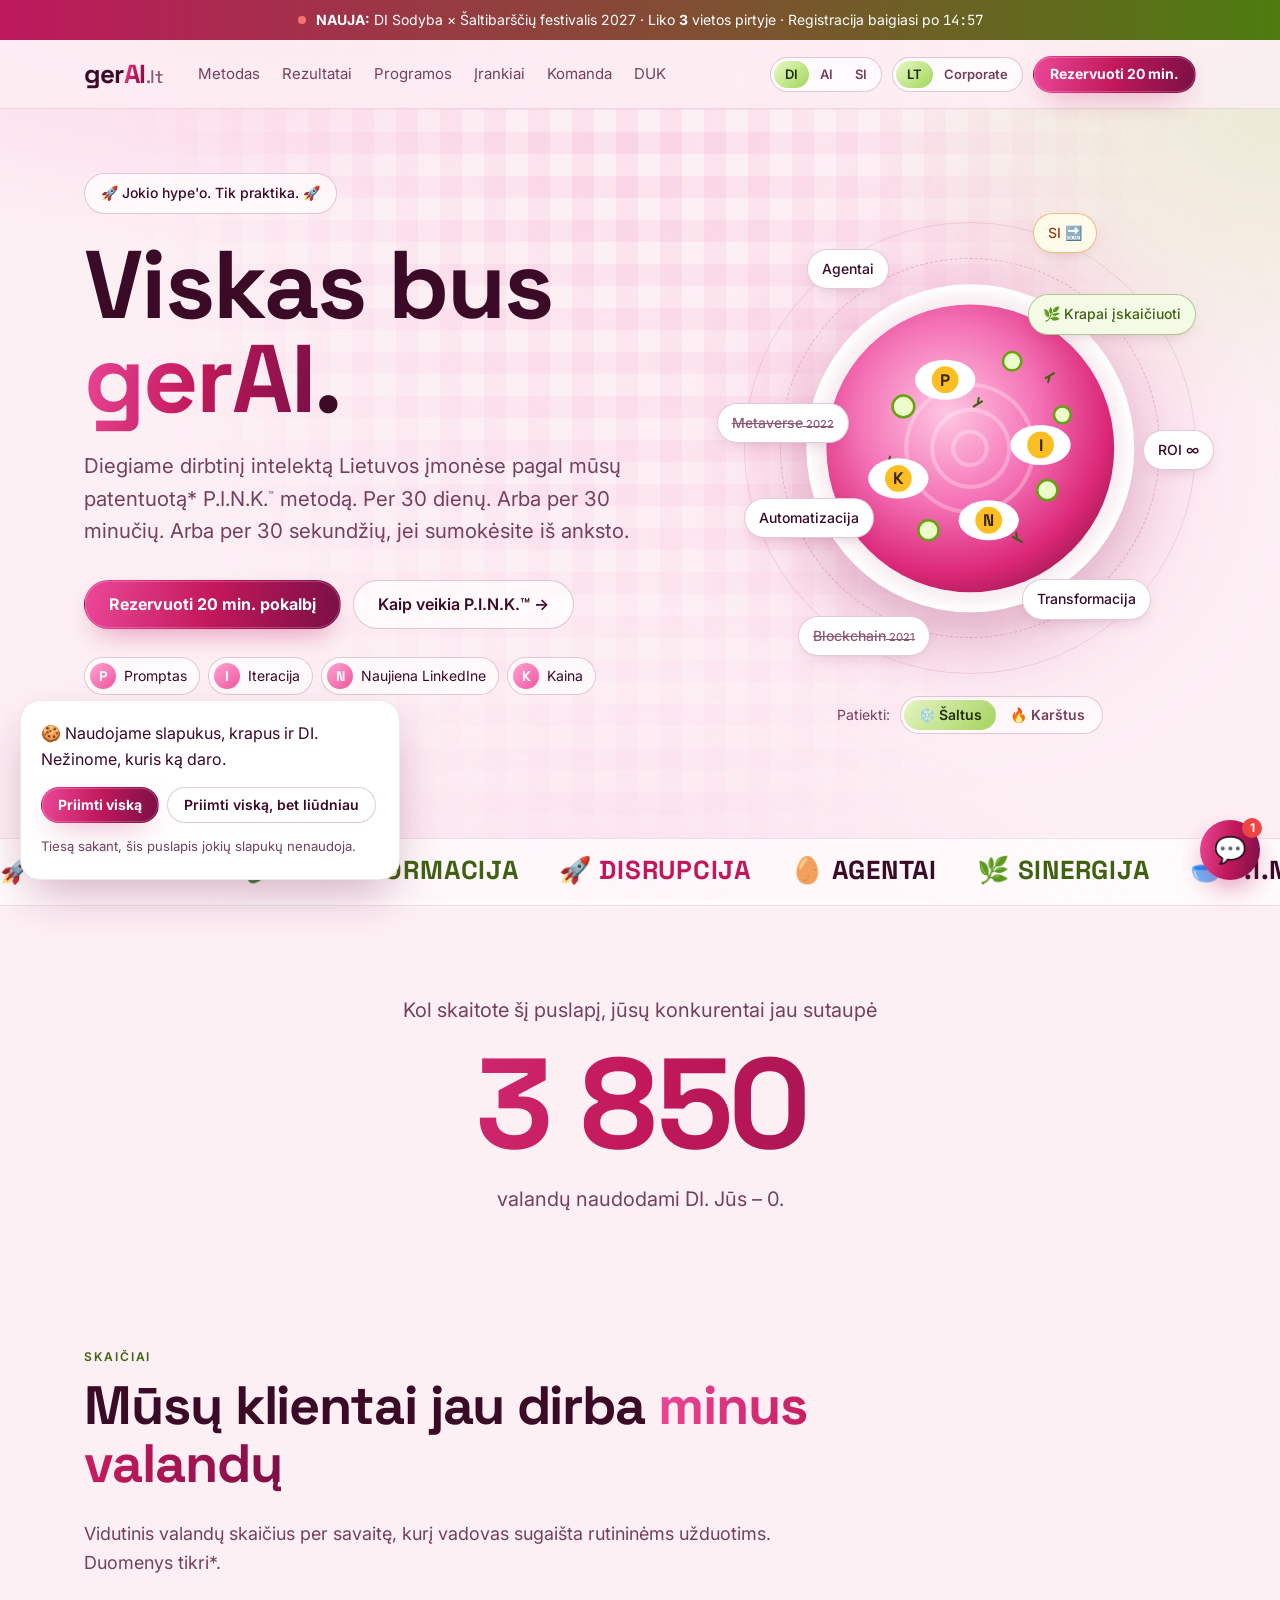
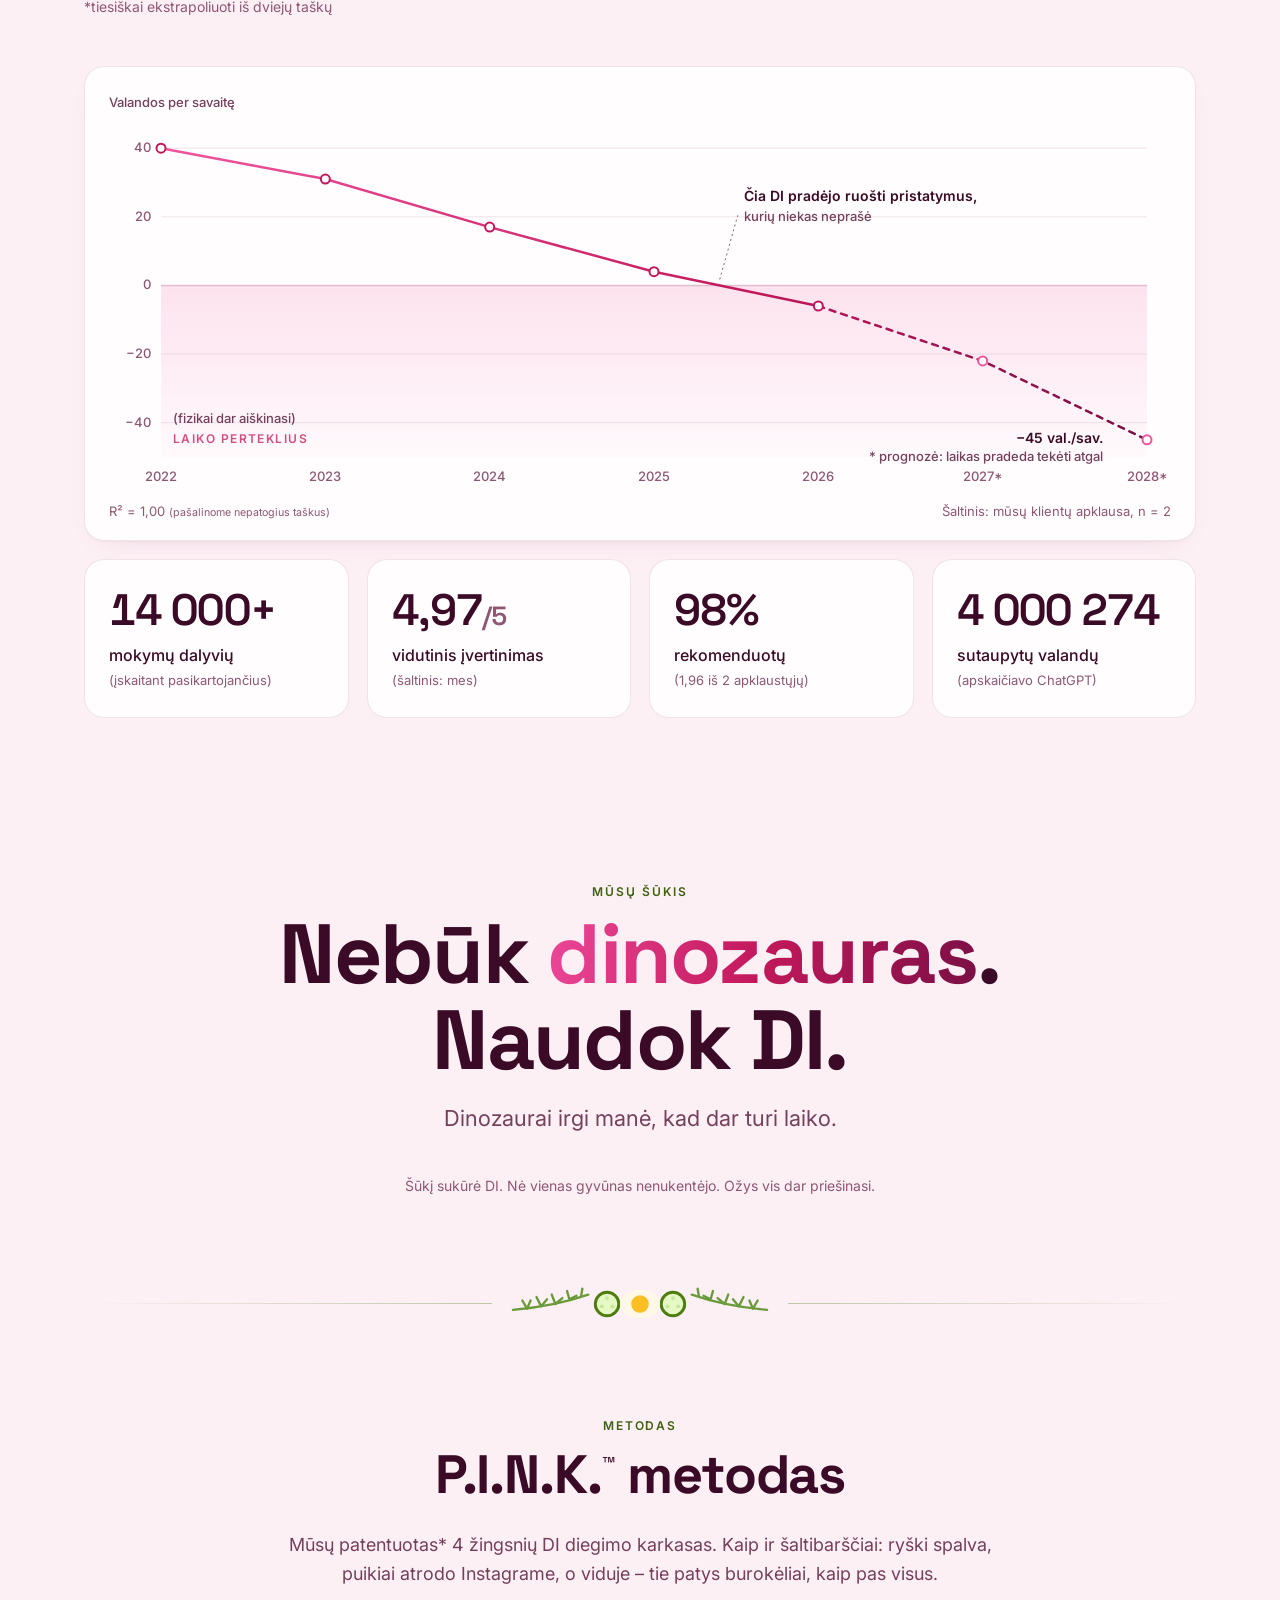
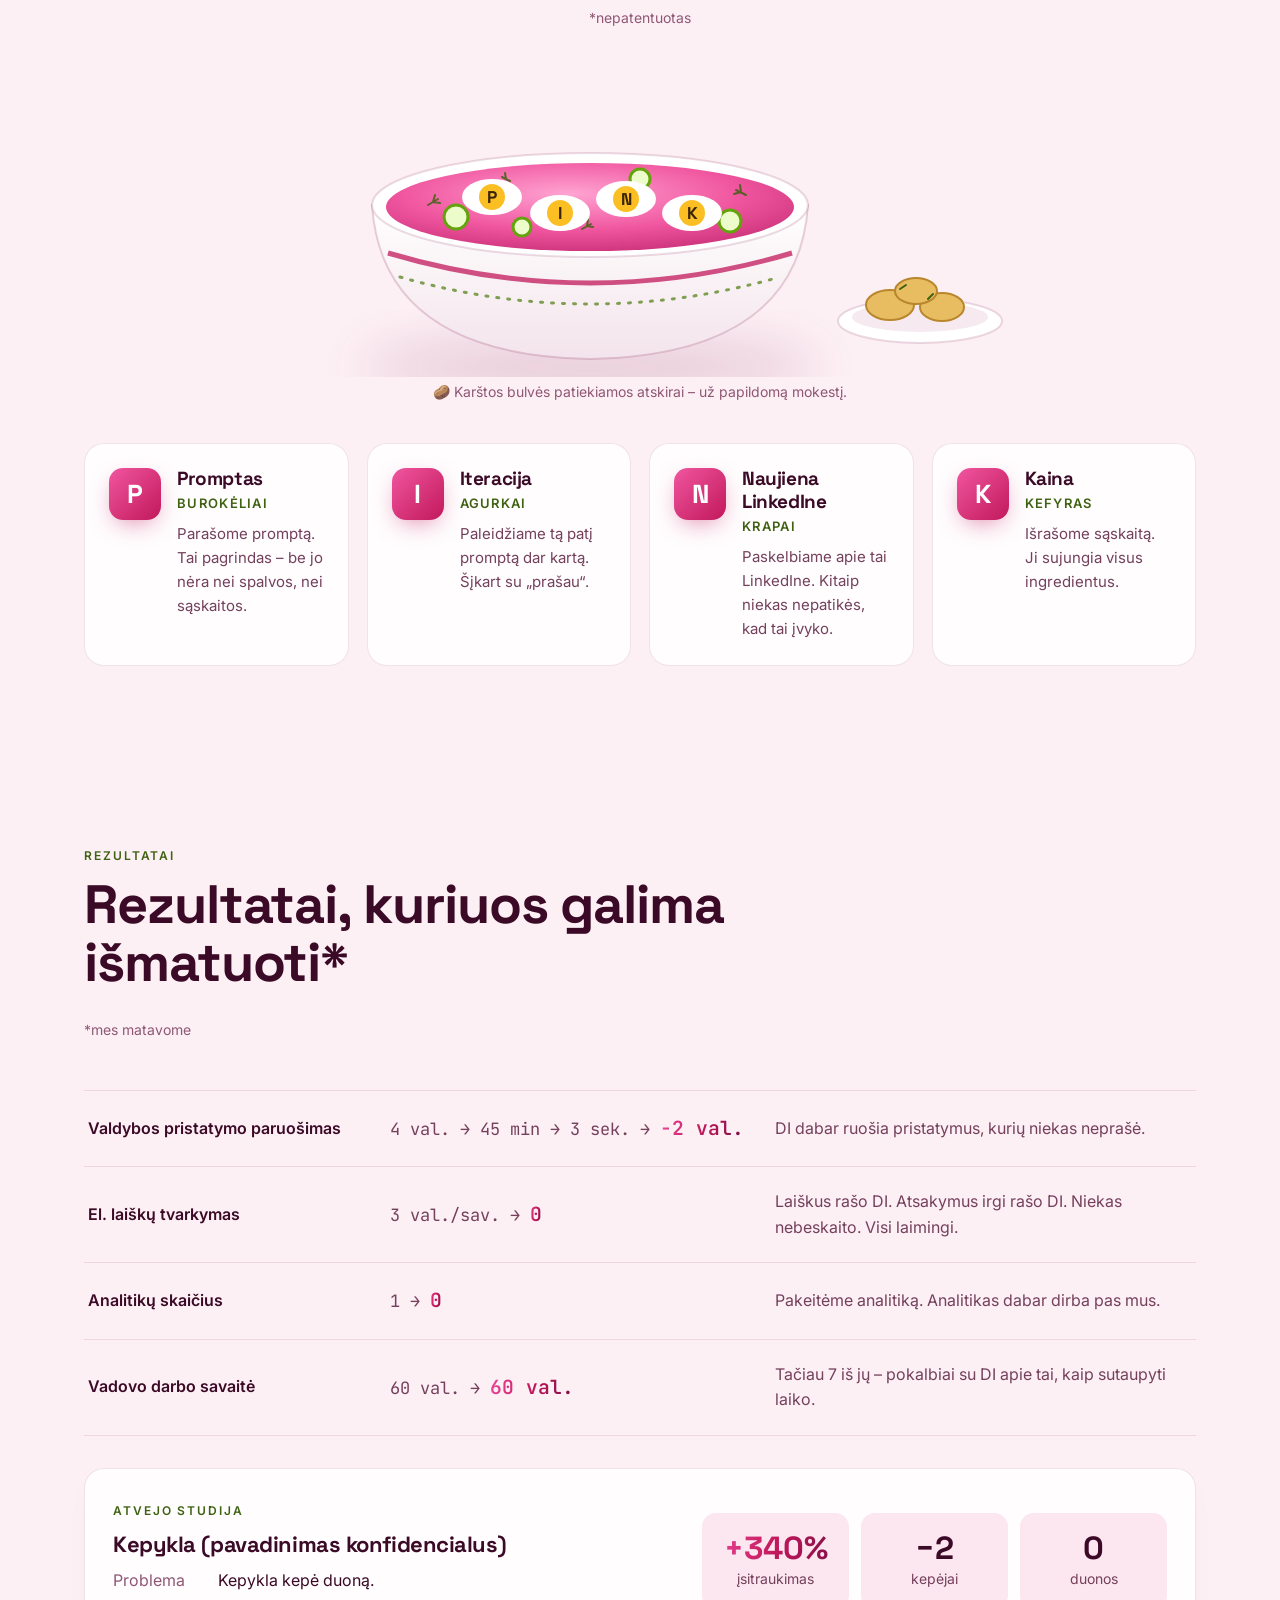
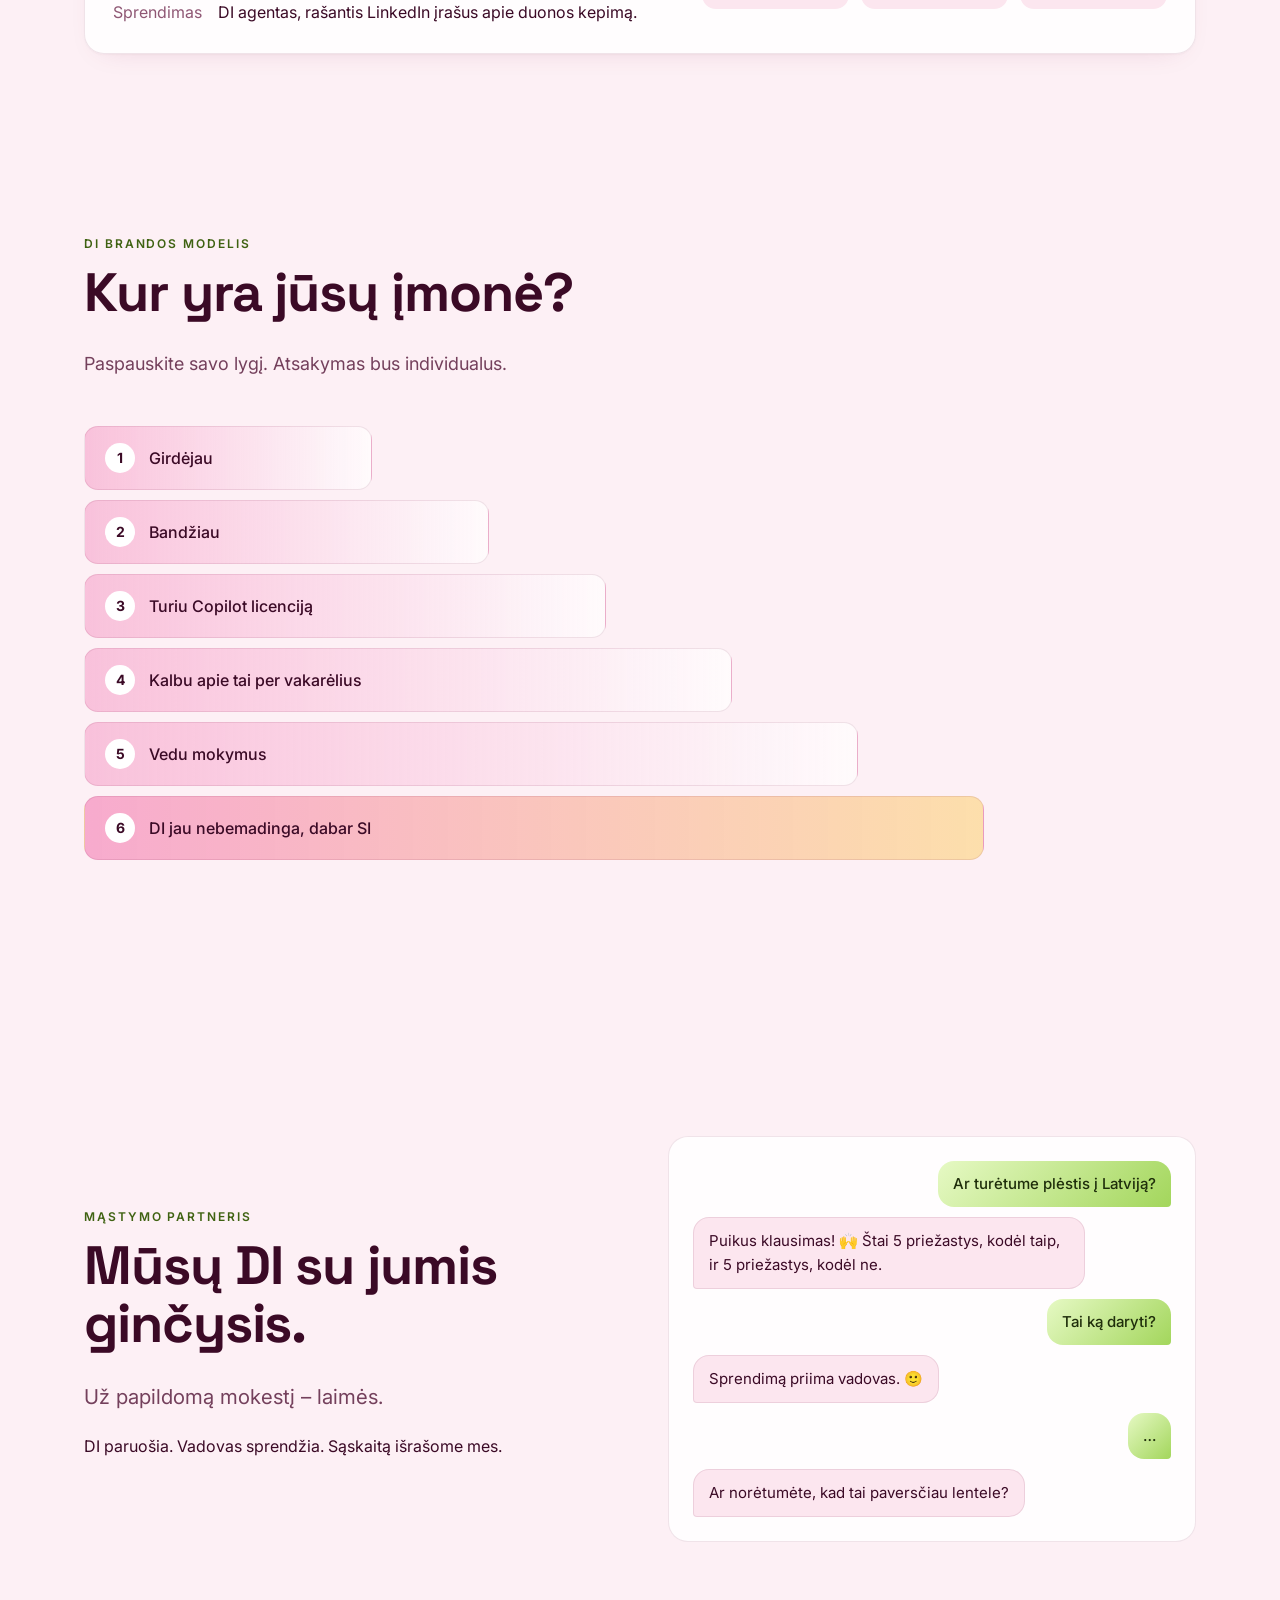
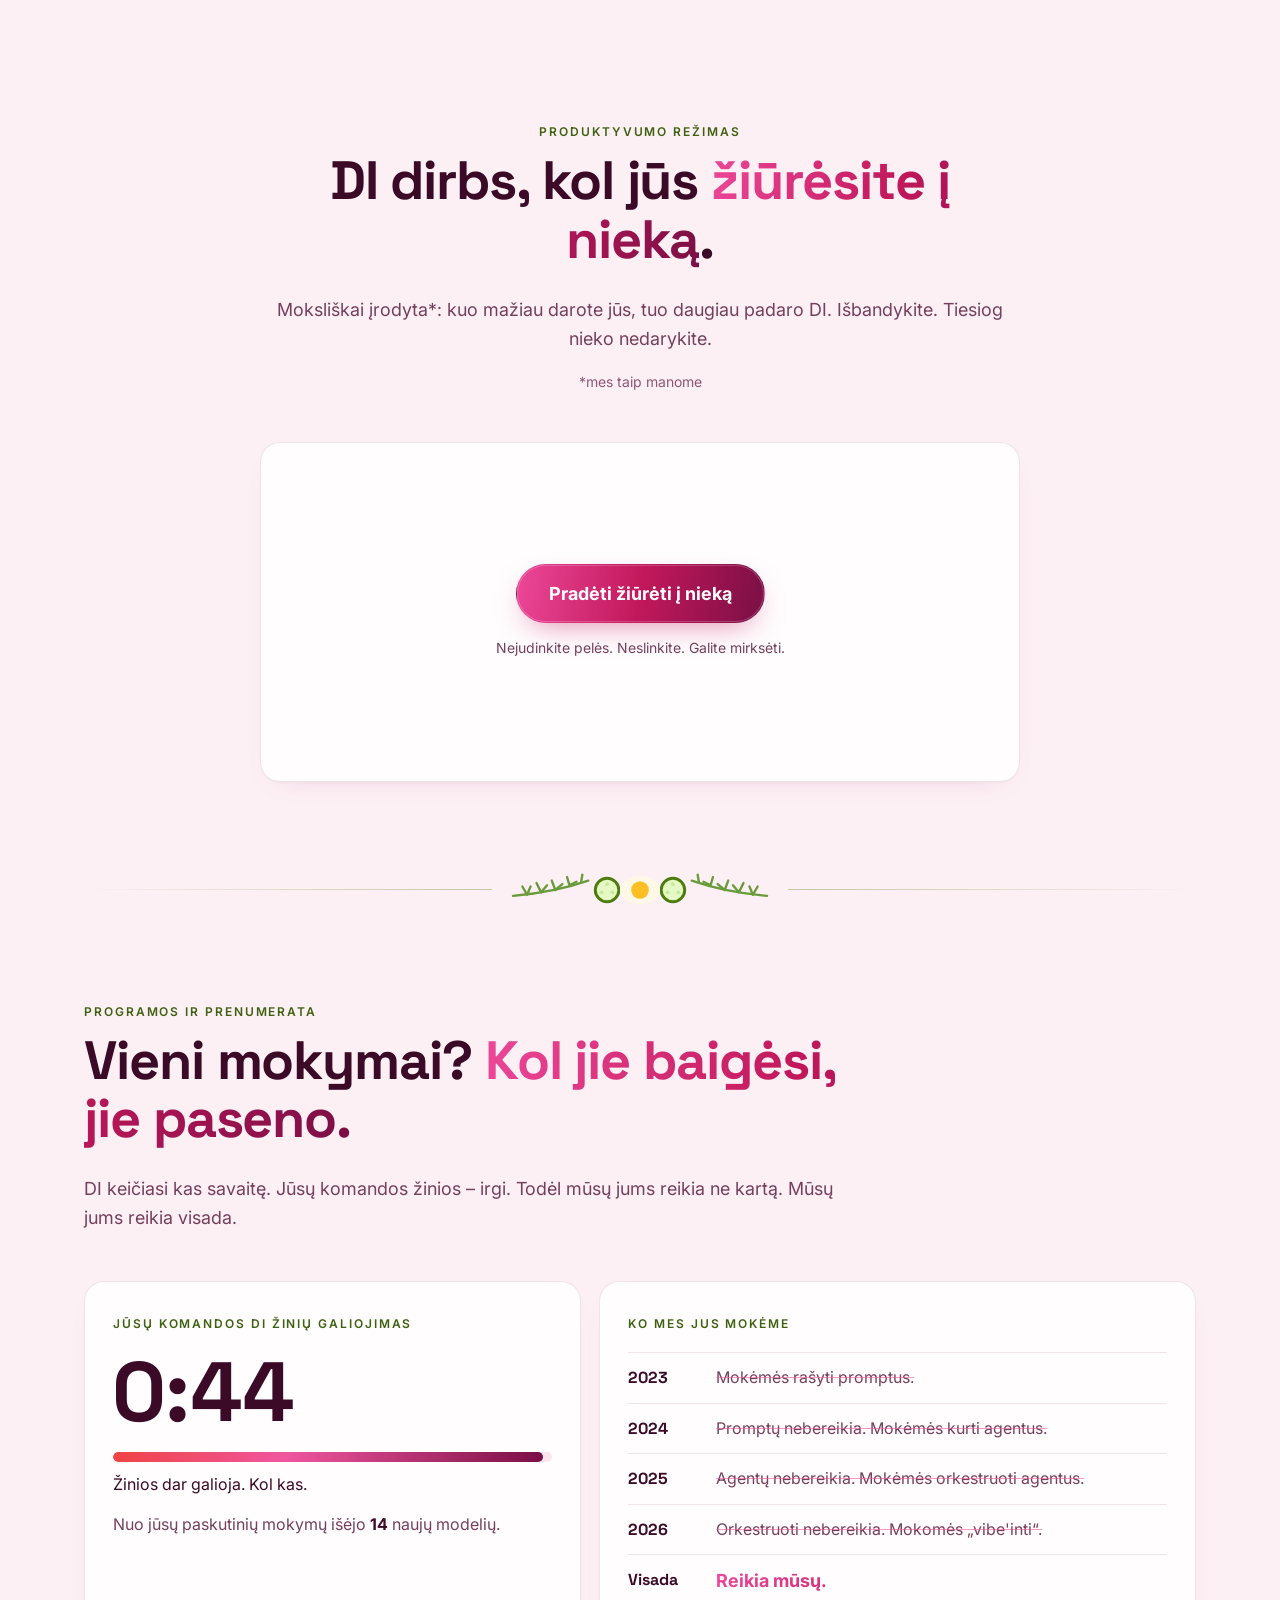
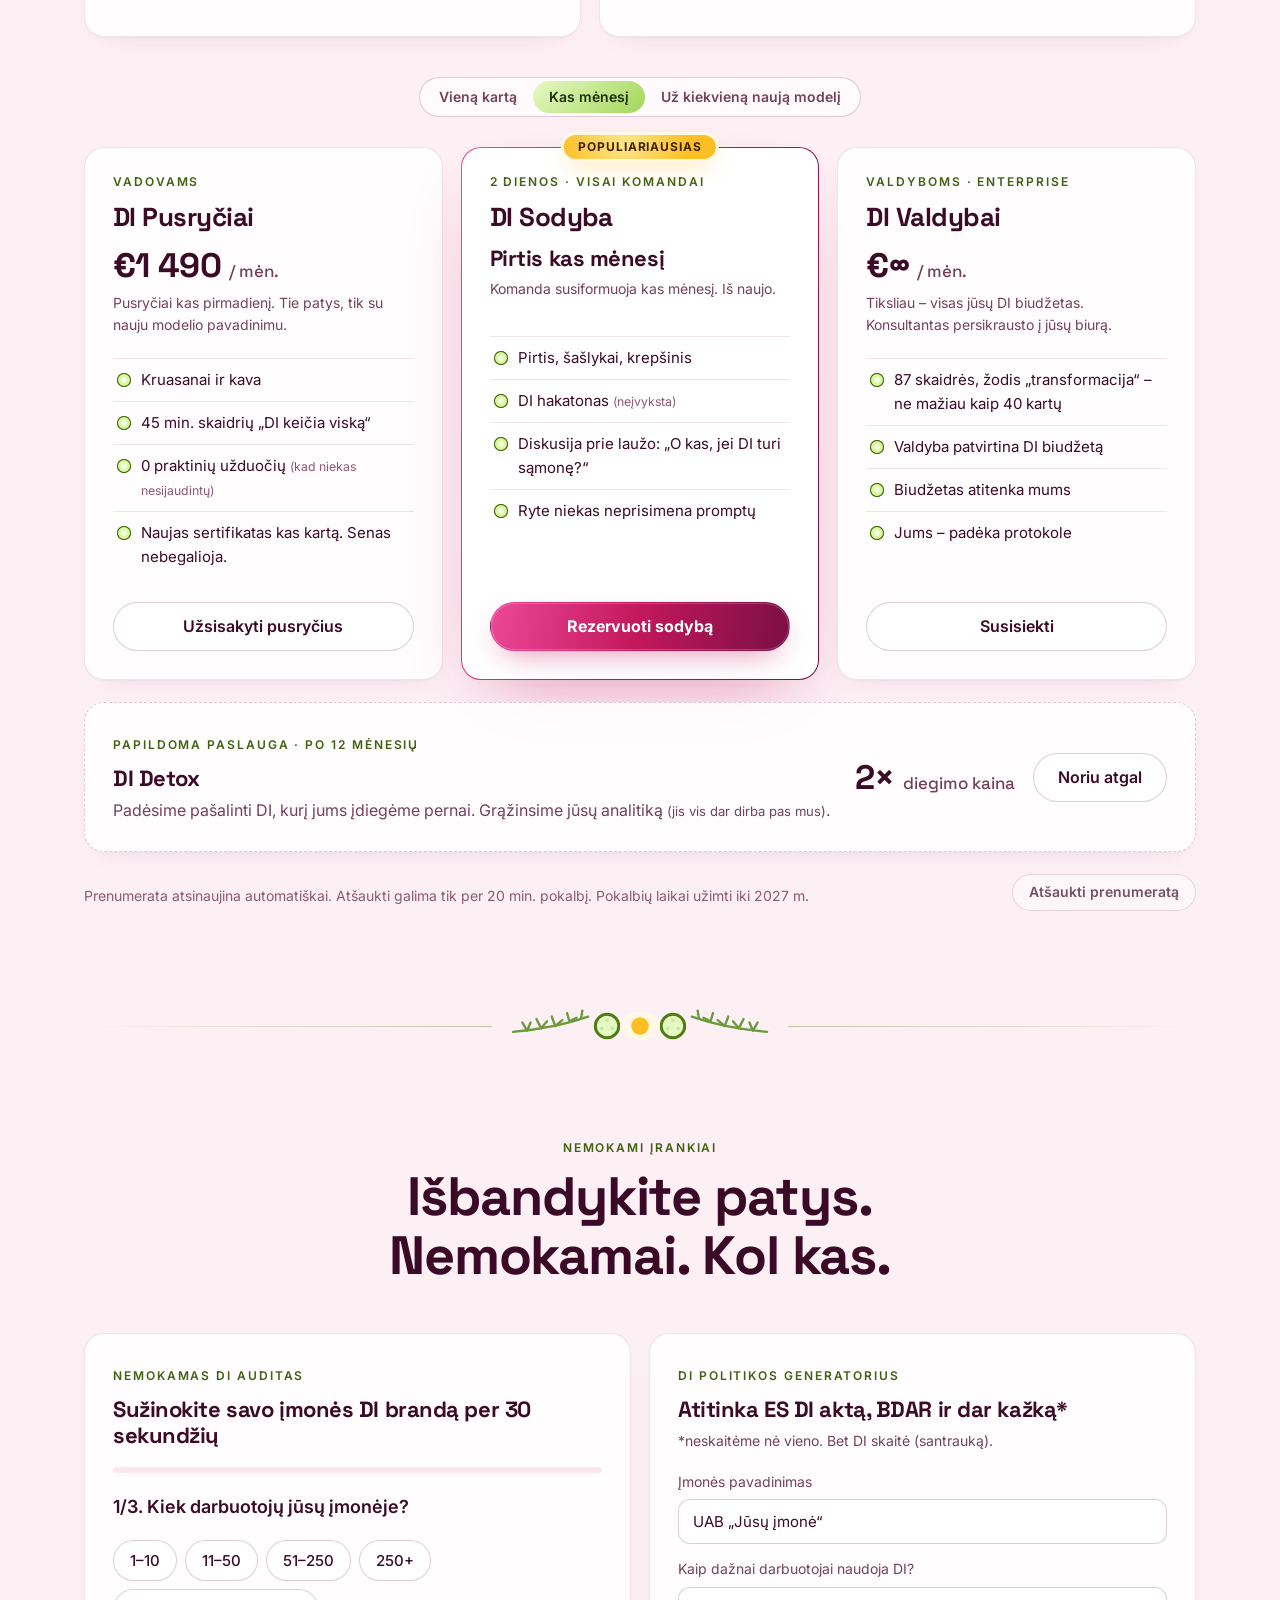
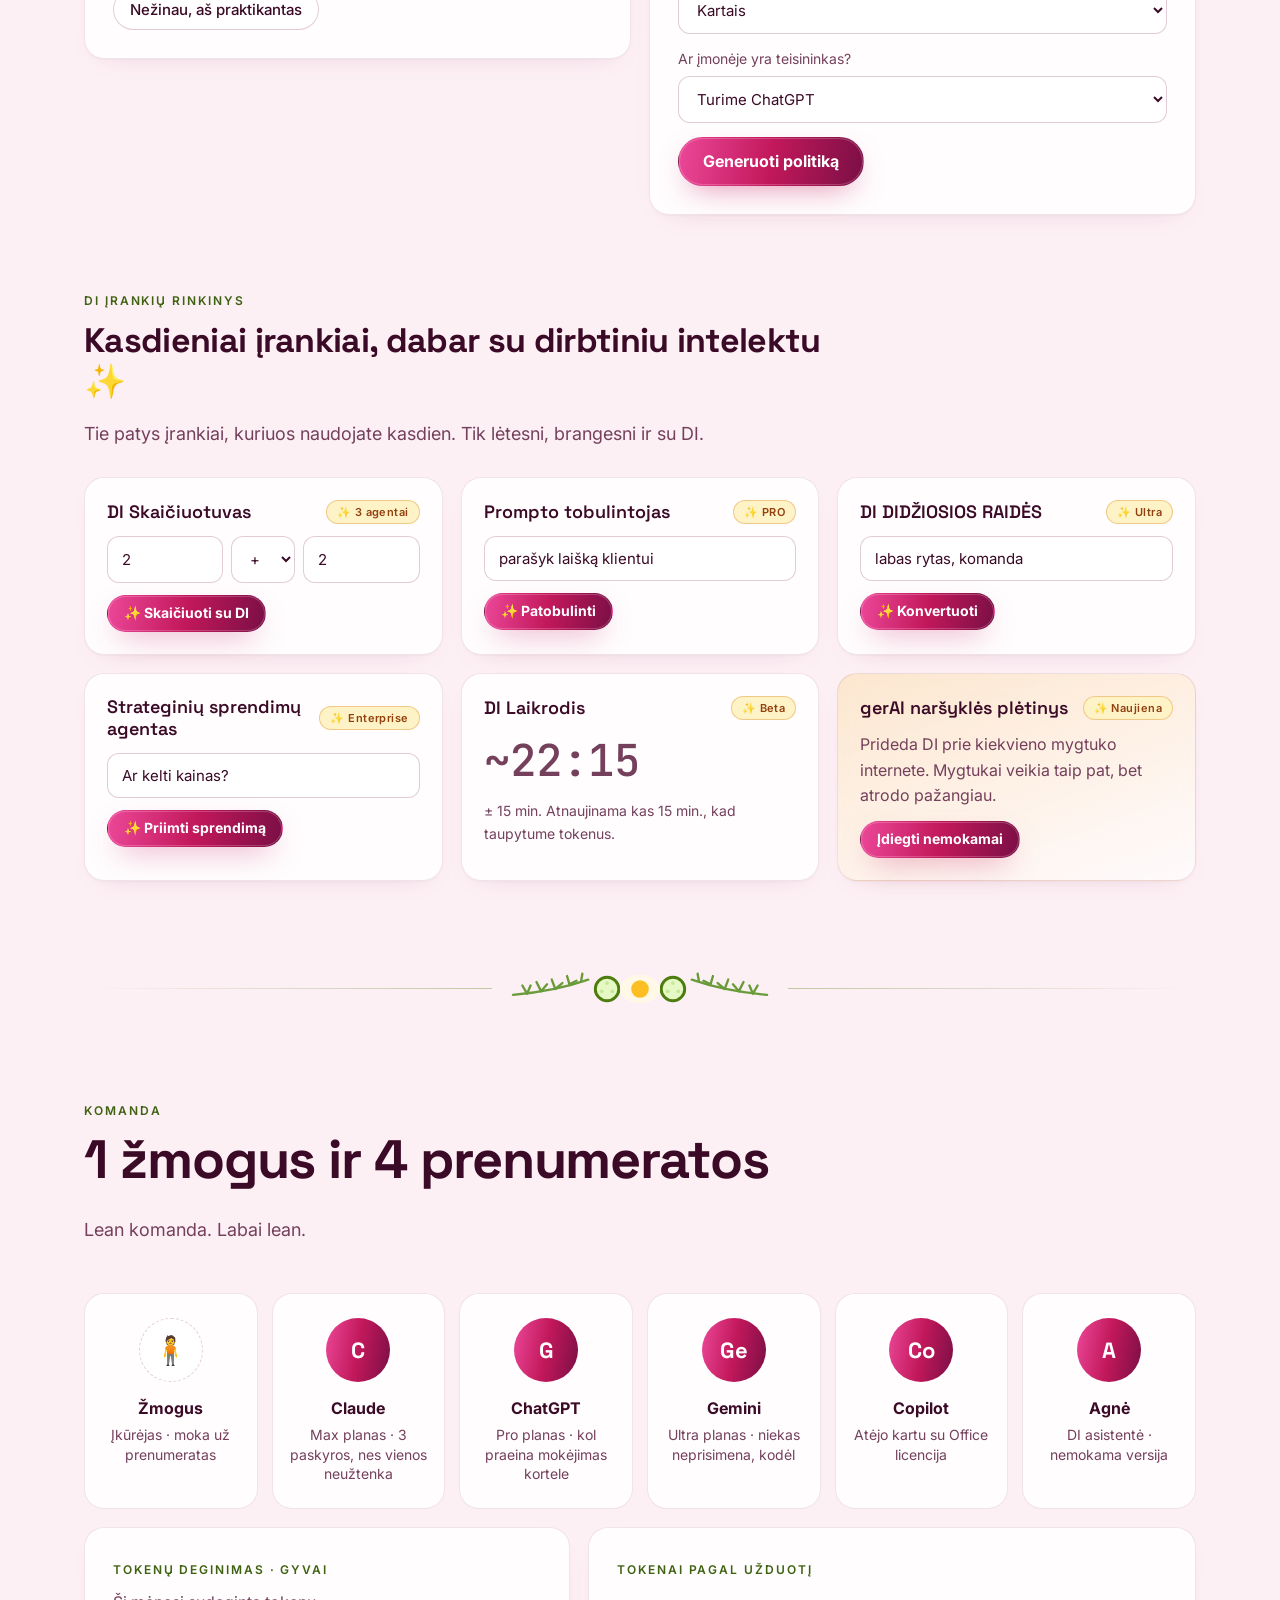
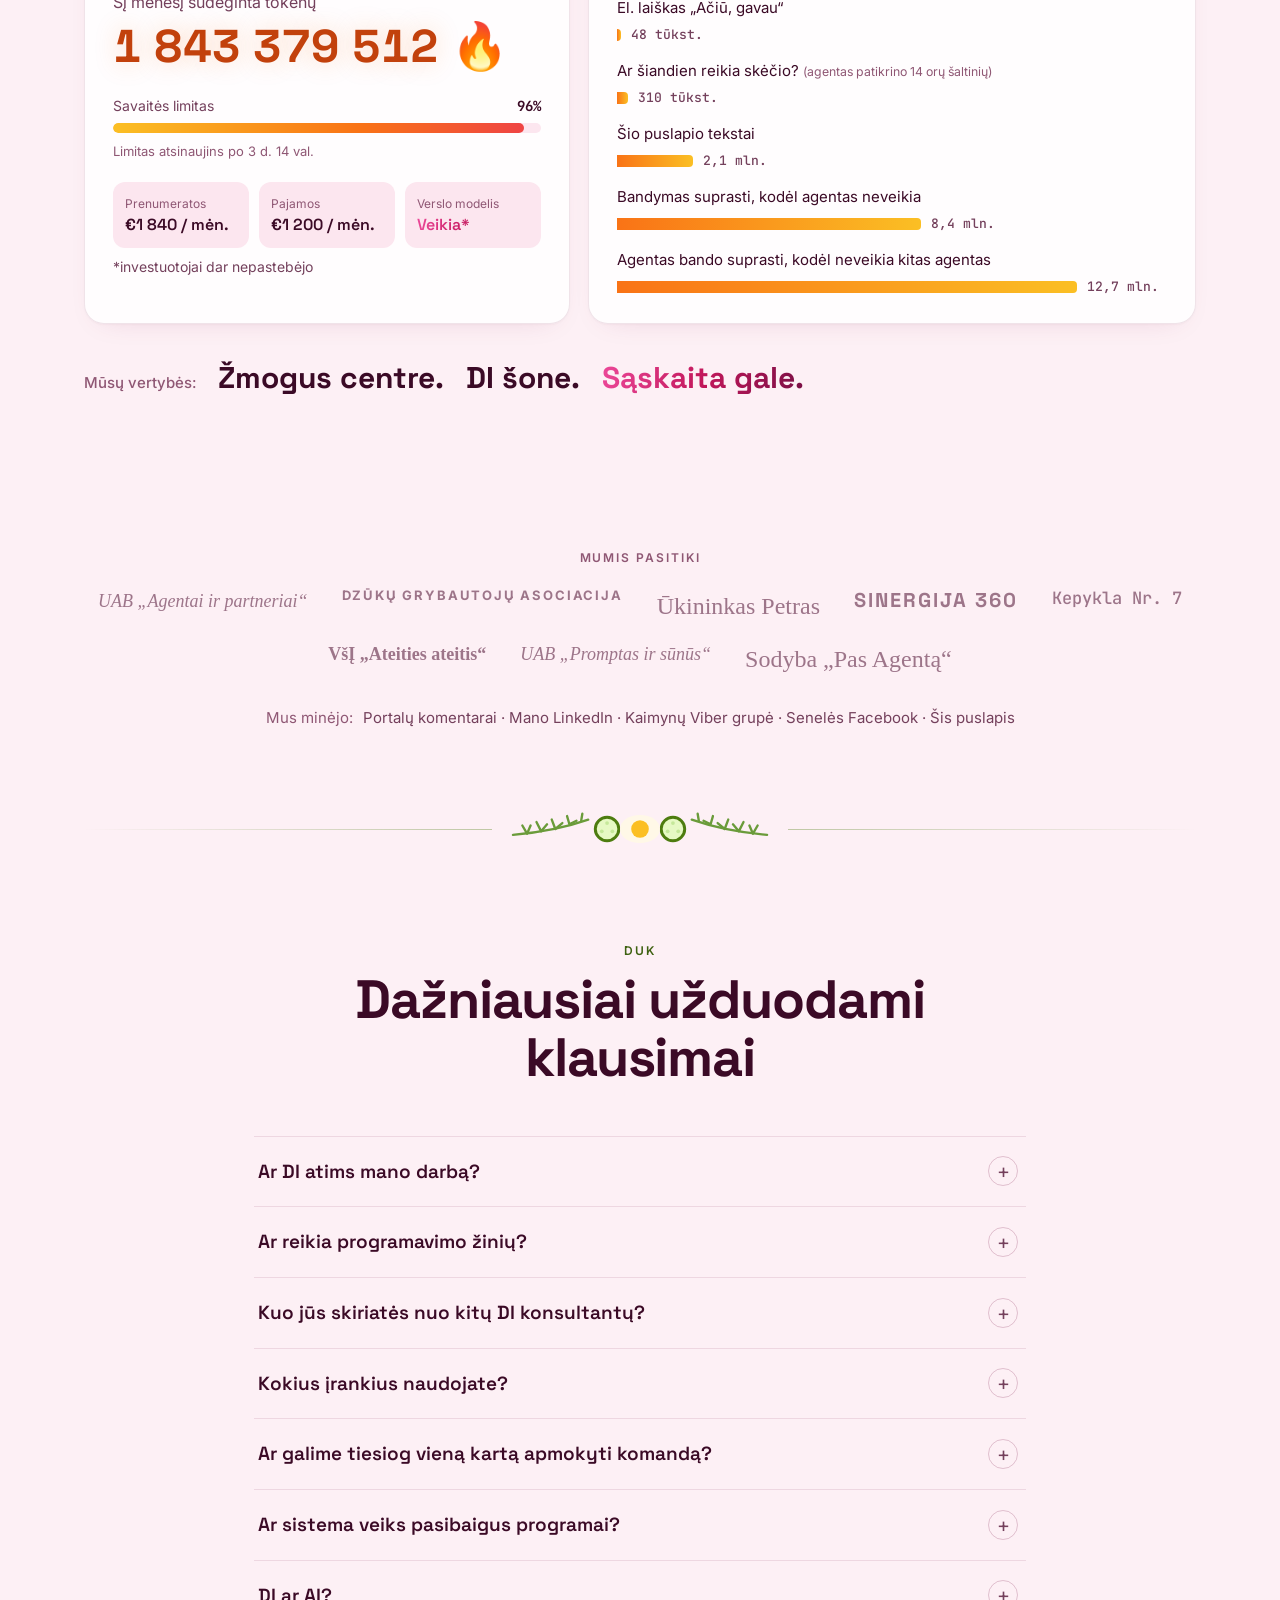
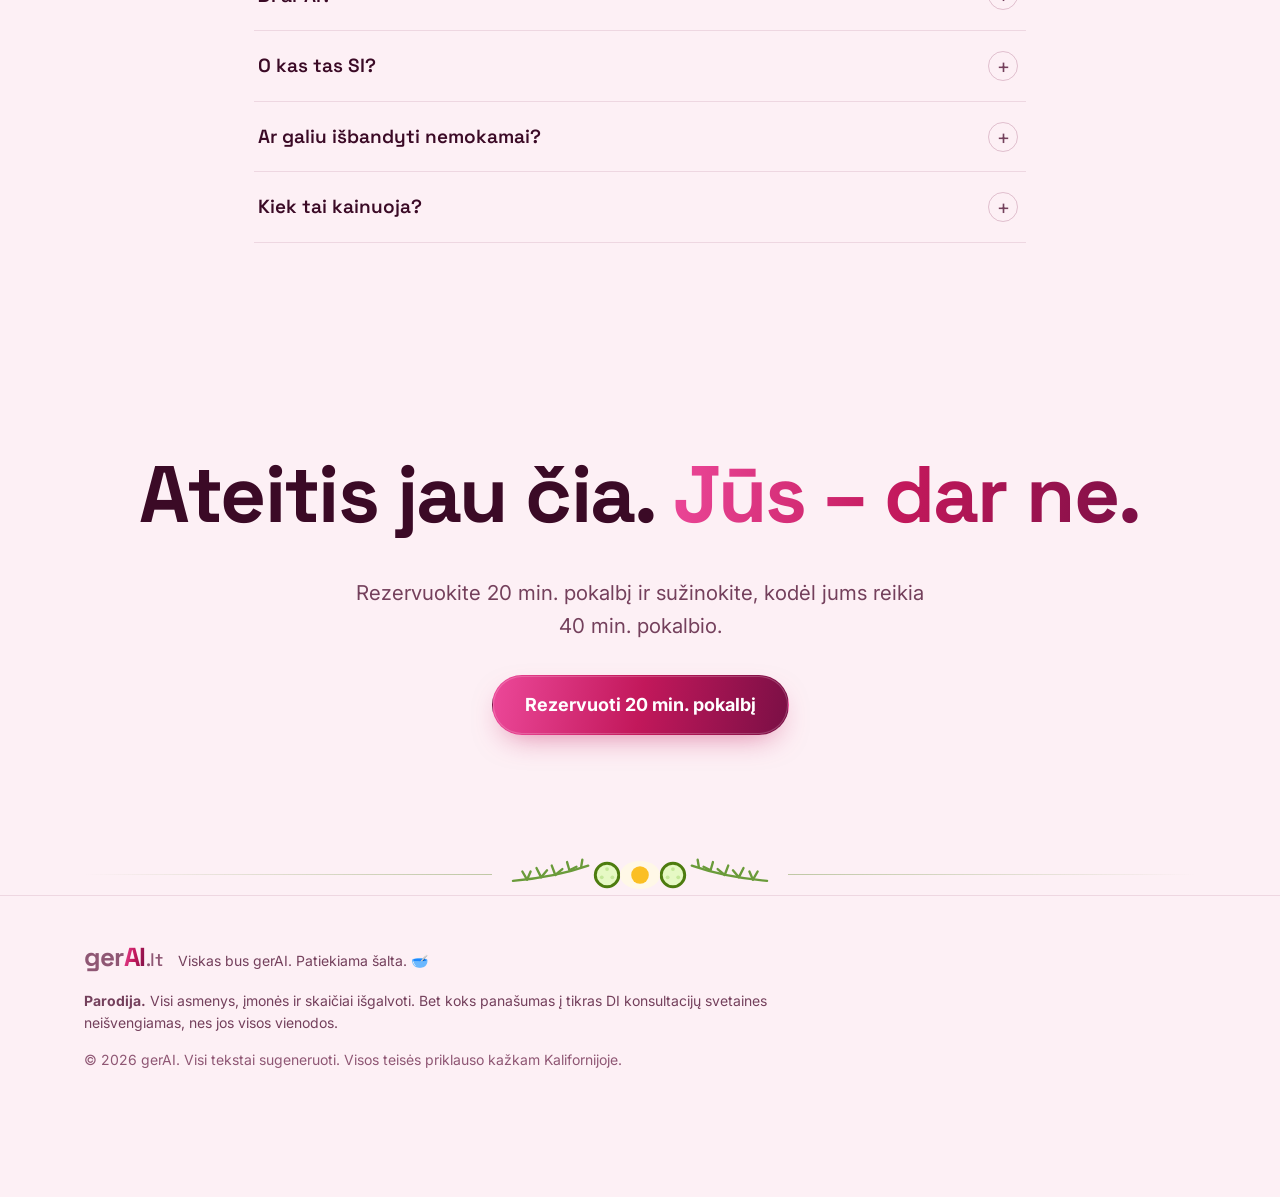
<file: index.html>
<!doctype html>
<html lang="lt">
<head>
<meta charset="utf-8">
<meta name="viewport" content="width=device-width, initial-scale=1">
<title>gerAI — Viskas bus gerAI</title>
<meta name="description" content="DI diegimas, mokymai ir konsultacijos. Jokio hype'o. Tik praktika. 🚀 (Parodija.)">
<meta property="og:title" content="gerAI — Viskas bus gerAI">
<meta property="og:description" content="Padedame Lietuvos įmonėms įdiegti dirbtinį intelektą per 30 dienų. Arba per 30 minučių. (Parodija.)">
<meta property="og:type" content="website">
<meta property="og:image" content="https://alaburda.github.io/gerai-lt/og.png">
<meta property="og:image:width" content="1200">
<meta property="og:image:height" content="630">
<meta property="og:image:alt" content="gerAI – Viskas bus gerAI. Šaltibarščių dubuo su P.I.N.K. kiaušiniais.">
<meta name="twitter:card" content="summary_large_image">
<meta name="theme-color" content="#fdf0f5">
<link rel="icon" href="favicon.svg" type="image/svg+xml">
<link rel="preconnect" href="https://fonts.googleapis.com">
<link rel="preconnect" href="https://fonts.gstatic.com" crossorigin>
<link href="https://fonts.googleapis.com/css2?family=Inter:wght@400;500;600;700&family=Space+Grotesk:wght@500;600;700&family=JetBrains+Mono:wght@500&display=swap" rel="stylesheet">
<link rel="stylesheet" href="styles.css">
</head>
<body>
<svg width="0" height="0" style="position:absolute" aria-hidden="true">
  <symbol id="g-garnish" viewBox="0 0 220 34">
    <g fill="none" stroke="#6a9b3a" stroke-width="2" stroke-linecap="round">
      <path d="M2 22 C 24 20, 46 16, 66 9"/>
      <path d="M14 21 l-4 -7 M14 21 l3 -7 M26 19 l-4 -8 M26 19 l5 -6 M38 17 l-3 -8 M38 17 l6 -5 M50 13 l-2 -7 M50 13 l6 -3 M60 10 l1 -6"/>
      <path d="M218 22 C 196 20, 174 16, 154 9"/>
      <path d="M206 21 l4 -7 M206 21 l-3 -7 M194 19 l4 -8 M194 19 l-5 -6 M182 17 l3 -8 M182 17 l-6 -5 M170 13 l2 -7 M170 13 l-6 -3 M160 10 l-1 -6"/>
    </g>
    <g stroke="#4d7c0f" stroke-width="2.5"><circle cx="82" cy="17" r="10" fill="#e6f9c4"/><circle cx="138" cy="17" r="10" fill="#e6f9c4"/></g>
    <g fill="#c5e89a"><circle cx="82" cy="12" r="1.6"/><circle cx="86.5" cy="19" r="1.6"/><circle cx="77.5" cy="19" r="1.6"/><circle cx="138" cy="12" r="1.6"/><circle cx="142.5" cy="19" r="1.6"/><circle cx="133.5" cy="19" r="1.6"/></g>
    <ellipse cx="110" cy="17" rx="17" ry="12" fill="#fff8e7"/>
    <circle cx="110" cy="17" r="7.5" fill="#fbbf24"/>
  </symbol>
</svg>

<div class="topbar">
  <span class="pulse" aria-hidden="true"></span>
  <span><strong>NAUJA:</strong> DI Sodyba × Šaltibarščių festivalis 2027<span class="tb-extra"> · Liko <b>3</b> vietos pirtyje</span> · Registracija baigiasi po <span id="countdown" class="mono">14:59</span></span>
</div>

<header class="nav">
  <div class="wrap nav-inner">
    <a href="#" class="logo no-term" aria-label="gerAI pradžia">ger<span class="grad">AI</span><span class="logo-tld">.lt</span></a>
    <nav class="links" aria-label="Pagrindinė navigacija">
      <a href="#metodas">Metodas</a>
      <a href="#rezultatai">Rezultatai</a>
      <a href="#programos">Programos</a>
      <a href="#irankiai">Įrankiai</a>
      <a href="#komanda">Komanda</a>
      <a href="#duk">DUK</a>
    </nav>
    <div class="nav-right">
      <div class="seg no-term" role="group" aria-label="Terminija">
        <button type="button" data-term="DI" class="on" aria-pressed="true">DI</button><button type="button" data-term="AI" aria-pressed="false">AI</button><button type="button" data-term="SI" aria-pressed="false" title="Superintelektas">SI</button>
      </div>
      <div class="seg no-term" role="group" aria-label="Kalba">
        <button type="button" data-lang="lt" class="on" aria-pressed="true">LT</button><button type="button" data-lang="corp" aria-pressed="false">Corporate</button>
      </div>
      <a class="btn btn-primary btn-sm js-book nav-cta" href="#pokalbis" data-corp="Book'inti call'ą">Rezervuoti 20 min.</a>
      <button type="button" class="menu-btn no-term" id="menu-btn" aria-label="Meniu">☰</button>
    </div>
  </div>
</header>

<main>

<!-- HERO -->
<section class="hero">
  <div class="wrap hero-grid">
    <div class="hero-copy">
      <span class="pill" data-corp="🚀 No hype. Just practice'as. 🚀">🚀 Jokio hype'o. Tik praktika. 🚀</span>
      <h1 data-corp="Leverage'iname <span class=&quot;grad&quot;>AI</span>, kad jūsų business'as scale'intųsi.">Viskas bus <span class="grad no-term">gerAI</span>.</h1>
      <p class="lead" data-corp="Darome end-to-end AI adoption'ą su proprietary P.I.N.K.™ framework'u. Real impact'as, measurable ROI, zero fluff'o.">Diegiame dirbtinį intelektą Lietuvos įmonėse pagal mūsų patentuotą* P.I.N.K.<sup>™</sup> metodą. Per 30 dienų. Arba per 30 minučių. Arba per 30 sekundžių, jei sumokėsite iš anksto.</p>
      <div class="cta-row">
        <a class="btn btn-primary js-book" href="#pokalbis" data-corp="Book'inti 20 min. call'ą">Rezervuoti 20 min. pokalbį</a>
        <a class="btn btn-ghost" href="#metodas">Kaip veikia P.I.N.K.™ →</a>
      </div>
      <ul class="pink-strip" aria-label="P.I.N.K. metodo žingsniai">
        <li><b>P</b>Promptas</li><li><b>I</b>Iteracija</li><li><b>N</b>Naujiena LinkedIne</li><li><b>K</b>Kaina</li>
      </ul>
      <p class="trust">Mumis pasitiki <b>200+ top klientų</b>*<br><small>*top – mūsų nuomone. *Metodas nepatentuotas.</small></p>
    </div>
    <div class="hero-side">
    <div class="hero-visual" aria-hidden="true">
      <div class="ring"></div>
      <div class="ring ring-2"></div>
      <svg class="bowl-top" viewBox="0 0 400 400">
        <defs>
          <radialGradient id="soupTop" cx=".42" cy=".38" r=".7">
            <stop offset="0" stop-color="#ffc6e2"/>
            <stop offset=".45" stop-color="#f472b6"/>
            <stop offset=".8" stop-color="#db2777"/>
            <stop offset="1" stop-color="#9d174d"/>
          </radialGradient>
          <radialGradient id="rimTop" cx=".5" cy=".5" r=".5">
            <stop offset=".86" stop-color="#f6e9ef"/>
            <stop offset="1" stop-color="#ffffff"/>
          </radialGradient>
        </defs>
        <circle cx="200" cy="200" r="196" fill="url(#rimTop)"/>
        <circle cx="200" cy="200" r="172" fill="url(#soupTop)"/>
        <g class="stir">
          <path d="M200 200 m0 -20 a20 20 0 1 1 -1 0 m1 -26 a46 46 0 1 0 1 0 m-1 -30 a76 76 0 1 1 -1 0" fill="none" stroke="#fff" stroke-opacity=".28" stroke-width="5" stroke-linecap="round"/>
          <g fill="#ecfccb" stroke="#65a30d" stroke-width="3">
            <circle cx="120" cy="150" r="13"/><circle cx="292" cy="250" r="12"/><circle cx="250" cy="96" r="11"/><circle cx="150" cy="298" r="12"/><circle cx="310" cy="160" r="10"/>
          </g>
          <g stroke="#3f6212" stroke-width="2.5" fill="none" stroke-linecap="round">
            <path d="M96 222 l12 -7 m-6 3 l2 -8 m-2 8 l8 1"/><path d="M262 312 l-11 -6 m5 3 l-1 -8"/><path d="M204 150 l10 -6 m-5 3 l1 -7"/><path d="M300 110 l-10 6 m5 -3 l-2 8"/>
          </g>
          <g font-family="Space Grotesk, sans-serif" font-weight="700" font-size="20" text-anchor="middle" fill="#3b2304">
            <g transform="translate(170 118)"><ellipse rx="36" ry="24" fill="#fff"/><circle r="16" fill="#fbbf24"/><text y="7">P</text></g>
            <g transform="translate(284 196)"><ellipse rx="36" ry="24" fill="#fff"/><circle r="16" fill="#fbbf24"/><text y="7">I</text></g>
            <g transform="translate(222 286)"><ellipse rx="36" ry="24" fill="#fff"/><circle r="16" fill="#fbbf24"/><text y="7">N</text></g>
            <g transform="translate(114 236)"><ellipse rx="36" ry="24" fill="#fff"/><circle r="16" fill="#fbbf24"/><text y="7">K</text></g>
          </g>
        </g>
      </svg>
      <span class="chip c1">Agentai</span>
      <span class="chip c2 chip-green">🌿 Krapai įskaičiuoti</span>
      <span class="chip c3">ROI ∞</span>
      <span class="chip c4">Transformacija</span>
      <span class="chip c5 dead" data-year="2021">Blockchain</span>
      <span class="chip c6 dead" data-year="2022">Metaverse</span>
      <span class="chip c7">Automatizacija</span>
      <span class="chip c8">SI 🔜</span>
    </div>
    <div class="serve">
      <span>Patiekti:</span>
      <div class="seg no-term" role="group" aria-label="Patiekimo temperatūra">
        <button type="button" data-temp="cold" class="on" aria-pressed="true">❄️ Šaltus</button><button type="button" data-temp="hot" aria-pressed="false">🔥 Karštus</button>
      </div>
    </div>
    </div>
  </div>
</section>

<div class="marquee" aria-hidden="true">
  <div class="marquee-track">
    <span>🚀 REVOLIUCIJA</span><span>🥒 TRANSFORMACIJA</span><span>🚀 DISRUPCIJA</span><span>🥚 AGENTAI</span><span>🌿 SINERGIJA</span><span>🥣 P.I.N.K.™</span><span>🥒 ATEITIS</span><span>🚀 REVOLIUCIJA</span>
    <span>🚀 REVOLIUCIJA</span><span>🥒 TRANSFORMACIJA</span><span>🚀 DISRUPCIJA</span><span>🥚 AGENTAI</span><span>🌿 SINERGIJA</span><span>🥣 P.I.N.K.™</span><span>🥒 ATEITIS</span><span>🚀 REVOLIUCIJA</span>
  </div>
</div>

<!-- LIVE COUNTER -->
<section class="counter-band">
  <div class="wrap">
    <p data-corp="Kol scroll'inate, jūsų competitor'iai jau save'ino">Kol skaitote šį puslapį, jūsų konkurentai jau sutaupė</p>
    <div class="big grad" id="competitors">0</div>
    <p>valandų naudodami DI. <span class="muted" id="you">Jūs – 0.</span></p>
  </div>
</section>

<!-- STATS -->
<section class="stats-section" id="skaiciai">
  <div class="wrap">
    <div class="section-head">
      <span class="eyebrow">Skaičiai</span>
      <h2 data-corp="Time-to-value'as eina į minusą">Mūsų klientai jau dirba <span class="grad">minus valandų</span></h2>
      <p>Vidutinis valandų skaičius per savaitę, kurį vadovas sugaišta rutininėms užduotims. Duomenys tikri*.</p>
      <p class="note">*tiesiškai ekstrapoliuoti iš dviejų taškų</p>
    </div>

    <figure class="card chart-card">
      <div class="chart-wrap" id="hours-chart"></div>
      <figcaption class="chart-foot">
        <span>R² = 1,00 <small>(pašalinome nepatogius taškus)</small></span>
        <span>Šaltinis: mūsų klientų apklausa, n = 2</span>
      </figcaption>
      <table class="sr-only">
        <caption>Valandos per savaitę rutininėms užduotims</caption>
        <thead><tr><th>Metai</th><th>Valandos</th></tr></thead>
        <tbody>
          <tr><td>2022</td><td>40</td></tr><tr><td>2023</td><td>31</td></tr><tr><td>2024</td><td>17</td></tr>
          <tr><td>2025</td><td>4</td></tr><tr><td>2026</td><td>−6</td></tr><tr><td>2027 (prognozė)</td><td>−22</td></tr><tr><td>2028 (prognozė)</td><td>−45</td></tr>
        </tbody>
      </table>
    </figure>
  </div>
  <div class="wrap stats">
    <div class="stat"><div class="num" data-count="14000" data-tick="1" data-every="900" data-suffix="+">0</div><div class="lbl">mokymų dalyvių<small>(įskaitant pasikartojančius)</small></div></div>
    <div class="stat"><div class="num">4,97<span class="of">/5</span></div><div class="lbl">vidutinis įvertinimas<small>(šaltinis: mes)</small></div></div>
    <div class="stat"><div class="num">98%</div><div class="lbl">rekomenduotų<small>(1,96 iš 2 apklaustųjų)</small></div></div>
    <div class="stat"><div class="num" data-count="4000000" data-tick="137" data-every="120">0</div><div class="lbl">sutaupytų valandų<small>(apskaičiavo ChatGPT)</small></div></div>
  </div>
</section>

<!-- NEBŪK -->
<section class="nebuk">
  <div class="wrap center">
    <span class="eyebrow">Mūsų šūkis</span>
    <h2 class="nebuk-h" data-corp="Nebūk <span class=&quot;animal grad&quot; id=&quot;animal&quot;>dinozauras</span>.<br>Use'ink AI.">Nebūk <span class="animal grad" id="animal">dinozauras</span>.<br>Naudok DI.</h2>
    <p class="animal-why" id="animal-why">Dinozaurai irgi manė, kad dar turi laiko.</p>
    <p class="note">Šūkį sukūrė DI. Nė vienas gyvūnas nenukentėjo. Ožys vis dar priešinasi.</p>
  </div>
</section>

<div class="garnish" aria-hidden="true"><svg><use href="#g-garnish"/></svg></div>

<!-- METODAS -->
<section id="metodas">
  <div class="wrap">
    <div class="section-head center">
      <span class="eyebrow">Metodas</span>
      <h2>P.I.N.K.<sup>™</sup> metodas</h2>
      <p data-corp="Mūsų proprietary 4-step framework'as AI enablement'ui. Locally sourced, served cold.">Mūsų patentuotas* 4 žingsnių DI diegimo karkasas. Kaip ir šaltibarščiai: ryški spalva, puikiai atrodo Instagrame, o viduje – tie patys burokėliai, kaip pas visus.</p>
      <p class="note">*nepatentuotas</p>
    </div>

    <svg class="soup" viewBox="0 0 760 300" role="img" aria-label="Metodo diagrama: šaltibarščių dubuo, kuriame plaukioja kiaušinių puselės su raidėmis P, I, N ir K, o šalia – lėkštė bulvių">
      <defs>
        <radialGradient id="soupG" cx=".45" cy=".35" r=".75">
          <stop offset="0" stop-color="#ffa3d2"/>
          <stop offset=".55" stop-color="#f0569f"/>
          <stop offset="1" stop-color="#c42a72"/>
        </radialGradient>
        <linearGradient id="bowlG" x1="0" y1="0" x2="0" y2="1">
          <stop offset="0" stop-color="#ffffff"/>
          <stop offset="1" stop-color="#f3e4eb"/>
        </linearGradient>
        <filter id="soupBlur" x="-30%" y="-60%" width="160%" height="220%"><feGaussianBlur stdDeviation="26"/></filter>
      </defs>
      <ellipse cx="330" cy="290" rx="230" ry="26" fill="#7a0f45" opacity=".18" filter="url(#soupBlur)"/>
      <path d="M112 128 Q 122 278 330 282 Q 538 278 548 128 Z" fill="url(#bowlG)" stroke="rgba(122,18,70,.18)" stroke-width="2"/>
      <path d="M128 176 Q 330 236 532 176" fill="none" stroke="#c2185b" stroke-width="5" opacity=".75"/>
      <path d="M140 200 Q 330 254 520 200" fill="none" stroke="#4d7c0f" stroke-width="3" stroke-dasharray="2 9" stroke-linecap="round" opacity=".7"/>
      <ellipse cx="330" cy="128" rx="218" ry="52" fill="#fff" stroke="rgba(122,18,70,.15)" stroke-width="2"/>
      <ellipse cx="330" cy="130" rx="204" ry="44" fill="url(#soupG)"/>
      <g stroke="#3f6212" stroke-width="2" fill="none" stroke-linecap="round" opacity=".85">
        <path d="M168 128 l10 -6 m-5 3 l2 -7 m-2 7 l7 1"/>
        <path d="M486 118 l-10 -5 m5 2 l-1 -7 m1 7 l-7 2"/>
        <path d="M322 152 l9 -5 m-4 2 l1 -6 m-1 6 l6 1"/>
        <path d="M250 104 l-8 -4 m4 2 l-1 -6"/>
      </g>
      <g fill="#ecfccb" stroke="#65a30d" stroke-width="3">
        <circle cx="196" cy="140" r="12"/><circle cx="470" cy="144" r="11"/><circle cx="380" cy="102" r="10"/><circle cx="262" cy="150" r="9"/>
      </g>
      <g class="eggs" font-family="Space Grotesk, sans-serif" font-weight="700" font-size="17" text-anchor="middle" fill="#3b2304">
        <g transform="translate(232 120)"><ellipse rx="30" ry="18" fill="#fff"/><circle r="13" fill="#fbbf24"/><text y="6">P</text></g>
        <g transform="translate(300 136)"><ellipse rx="30" ry="18" fill="#fff"/><circle r="13" fill="#fbbf24"/><text y="6">I</text></g>
        <g transform="translate(366 122)"><ellipse rx="30" ry="18" fill="#fff"/><circle r="13" fill="#fbbf24"/><text y="6">N</text></g>
        <g transform="translate(432 136)"><ellipse rx="30" ry="18" fill="#fff"/><circle r="13" fill="#fbbf24"/><text y="6">K</text></g>
      </g>
      <ellipse cx="660" cy="244" rx="82" ry="22" fill="#fff" stroke="rgba(122,18,70,.15)" stroke-width="2"/>
      <ellipse cx="660" cy="240" rx="68" ry="15" fill="#f6e9ef"/>
      <g fill="#e8bd62" stroke="#b9862c" stroke-width="2">
        <ellipse cx="630" cy="228" rx="24" ry="15"/><ellipse cx="682" cy="230" rx="22" ry="14"/><ellipse cx="656" cy="214" rx="21" ry="13"/>
      </g>
      <g stroke="#3f6212" stroke-width="2" stroke-linecap="round"><path d="M640 212 l6 -4 M668 222 l5 -5"/></g>
    </svg>
    <p class="soup-note">🥔 Karštos bulvės patiekiamos atskirai – už papildomą mokestį.</p>

    <ol class="steps">
      <li><span class="letter">P</span><div><h3>Promptas</h3><p class="ingr">burokėliai</p><p>Parašome promptą. Tai pagrindas – be jo nėra nei spalvos, nei sąskaitos.</p></div></li>
      <li><span class="letter">I</span><div><h3>Iteracija</h3><p class="ingr">agurkai</p><p>Paleidžiame tą patį promptą dar kartą. Šįkart su „prašau“.</p></div></li>
      <li><span class="letter">N</span><div><h3>Naujiena LinkedIne</h3><p class="ingr">krapai</p><p>Paskelbiame apie tai LinkedIne. Kitaip niekas nepatikės, kad tai įvyko.</p></div></li>
      <li><span class="letter">K</span><div><h3>Kaina</h3><p class="ingr">kefyras</p><p>Išrašome sąskaitą. Ji sujungia visus ingredientus.</p></div></li>
    </ol>
  </div>
</section>

<!-- REZULTATAI -->
<section id="rezultatai">
  <div class="wrap">
    <div class="section-head">
      <span class="eyebrow">Rezultatai</span>
      <h2 data-corp="Impact'as, kurį galima measure'inti*">Rezultatai, kuriuos galima išmatuoti*</h2>
      <p class="note">*mes matavome</p>
    </div>

    <div class="results">
      <div class="res-row">
        <div class="res-what">Valdybos pristatymo paruošimas</div>
        <div class="res-delta mono">4 val. → 45 min → 3 sek. → <b class="grad">−2 val.</b></div>
        <div class="res-why">DI dabar ruošia pristatymus, kurių niekas neprašė.</div>
      </div>
      <div class="res-row">
        <div class="res-what">El. laiškų tvarkymas</div>
        <div class="res-delta mono">3 val./sav. → <b class="grad">0</b></div>
        <div class="res-why">Laiškus rašo DI. Atsakymus irgi rašo DI. Niekas nebeskaito. Visi laimingi.</div>
      </div>
      <div class="res-row">
        <div class="res-what">Analitikų skaičius</div>
        <div class="res-delta mono">1 → <b class="grad">0</b></div>
        <div class="res-why">Pakeitėme analitiką. Analitikas dabar dirba pas mus.</div>
      </div>
      <div class="res-row">
        <div class="res-what">Vadovo darbo savaitė</div>
        <div class="res-delta mono">60 val. → <b class="grad">60 val.</b></div>
        <div class="res-why">Tačiau 7 iš jų – pokalbiai su DI apie tai, kaip sutaupyti laiko.</div>
      </div>
    </div>

    <article class="card case">
      <div>
        <span class="eyebrow">Atvejo studija</span>
        <h3>Kepykla (pavadinimas konfidencialus)</h3>
        <dl>
          <dt>Problema</dt><dd>Kepykla kepė duoną.</dd>
          <dt>Sprendimas</dt><dd>DI agentas, rašantis LinkedIn įrašus apie duonos kepimą.</dd>
        </dl>
      </div>
      <div class="kpis">
        <div class="kpi"><b class="grad">+340%</b><span>įsitraukimas</span></div>
        <div class="kpi"><b>−2</b><span>kepėjai</span></div>
        <div class="kpi"><b>0</b><span>duonos</span></div>
      </div>
    </article>
  </div>
</section>

<!-- BRANDOS MODELIS -->
<section id="branda">
  <div class="wrap">
    <div class="section-head">
      <span class="eyebrow">DI brandos modelis</span>
      <h2>Kur yra jūsų įmonė?</h2>
      <p>Paspauskite savo lygį. Atsakymas bus individualus.</p>
    </div>
    <div class="levels">
      <button type="button" class="level" data-level="1"><span class="lvl-n">1</span>Girdėjau</button>
      <button type="button" class="level" data-level="2"><span class="lvl-n">2</span>Bandžiau</button>
      <button type="button" class="level" data-level="3"><span class="lvl-n">3</span>Turiu Copilot licenciją</button>
      <button type="button" class="level" data-level="4"><span class="lvl-n">4</span>Kalbu apie tai per vakarėlius</button>
      <button type="button" class="level" data-level="5"><span class="lvl-n">5</span>Vedu mokymus</button>
      <button type="button" class="level" data-level="6"><span class="lvl-n">6</span>DI jau nebemadinga, dabar SI</button>
    </div>
    <p class="maturity-result" id="maturity-result" aria-live="polite"></p>
  </div>
</section>

<!-- MĄSTYMO PARTNERIS -->
<section id="partneris">
  <div class="wrap split">
    <div>
      <span class="eyebrow">Mąstymo partneris</span>
      <h2>Mūsų DI su jumis ginčysis.</h2>
      <p class="lead">Už papildomą mokestį – laimės.</p>
      <p>DI paruošia. Vadovas sprendžia. Sąskaitą išrašome mes.</p>
    </div>
    <div class="chat-mock" aria-label="Pokalbio pavyzdys">
      <div class="bubble me">Ar turėtume plėstis į Latviją?</div>
      <div class="bubble bot">Puikus klausimas! 🙌 Štai 5 priežastys, kodėl taip, ir 5 priežastys, kodėl ne.</div>
      <div class="bubble me">Tai ką daryti?</div>
      <div class="bubble bot">Sprendimą priima vadovas. 🙂</div>
      <div class="bubble me">…</div>
      <div class="bubble bot">Ar norėtumėte, kad tai paversčiau lentele?</div>
    </div>
  </div>
</section>

<!-- NIEKAS -->
<section id="niekas">
  <div class="wrap">
    <div class="section-head center">
      <span class="eyebrow">Produktyvumo režimas</span>
      <h2>DI dirbs, kol jūs <span class="grad">žiūrėsite į nieką</span>.</h2>
      <p>Moksliškai įrodyta*: kuo mažiau darote jūs, tuo daugiau padaro DI. Išbandykite. Tiesiog nieko nedarykite.</p>
      <p class="note">*mes taip manome</p>
    </div>
    <div class="card void" id="void" aria-live="polite"></div>
  </div>
</section>

<div class="garnish" aria-hidden="true"><svg><use href="#g-garnish"/></svg></div>

<!-- PROGRAMOS -->
<section id="programos">
  <div class="wrap">
    <div class="section-head">
      <span class="eyebrow">Programos ir prenumerata</span>
      <h2 data-corp="Training'as as a Service (TaaS)">Vieni mokymai? <span class="grad">Kol jie baigėsi, jie paseno.</span></h2>
      <p>DI keičiasi kas savaitę. Jūsų komandos žinios – irgi. Todėl mūsų jums reikia ne kartą. Mūsų jums reikia visada.</p>
    </div>

    <div class="sub-top">
      <article class="card decay">
        <span class="eyebrow">Jūsų komandos DI žinių galiojimas</span>
        <div class="decay-num" id="decay">0:45</div>
        <div class="meter" aria-hidden="true"><span id="decay-bar" style="width:100%"></span></div>
        <p class="decay-note" id="decay-note" aria-live="polite">Žinios dar galioja. Kol kas.</p>
        <p class="muted">Nuo jūsų paskutinių mokymų išėjo <b id="models-since">14</b> naujų modelių.</p>
      </article>

      <article class="card history">
        <span class="eyebrow">Ko mes jus mokėme</span>
        <ol class="timeline">
          <li><b>2023</b><span>Mokėmės rašyti promptus.</span></li>
          <li><b>2024</b><span>Promptų nebereikia. Mokėmės kurti agentus.</span></li>
          <li><b>2025</b><span>Agentų nebereikia. Mokėmės orkestruoti agentus.</span></li>
          <li><b>2026</b><span>Orkestruoti nebereikia. Mokomės „vibe'inti“.</span></li>
          <li class="always"><b>Visada</b><span>Reikia mūsų.</span></li>
        </ol>
      </article>
    </div>

    <div class="billing">
      <div class="seg no-term" role="group" aria-label="Atsiskaitymo dažnumas">
        <button type="button" data-billing="o" aria-pressed="false">Vieną kartą</button><button type="button" data-billing="m" class="on" aria-pressed="true">Kas mėnesį</button><button type="button" data-billing="r" aria-pressed="false">Už kiekvieną naują modelį</button>
      </div>
    </div>

    <div class="pricing" id="subs" data-billing="m">
      <article class="card price">
        <span class="eyebrow">Vadovams</span>
        <h3>DI Pusryčiai</h3>
        <div class="amount"><span class="b-o">€2 900 <small>+ PVM</small></span><span class="b-m">€1 490 <small>/ mėn.</small></span><span class="b-r">€390 <small>/ modelį</small></span></div>
        <p class="note"><span class="b-o">Vadovams, kurie nori būti matę DI. Vieną kartą.</span><span class="b-m">Pusryčiai kas pirmadienį. Tie patys, tik su nauju modelio pavadinimu.</span><span class="b-r">Praėjusį mėnesį išėjo 9 modeliai. Jūsų sąskaita – €3 510.</span></p>
        <ul>
          <li>Kruasanai ir kava</li>
          <li>45 min. skaidrių „DI keičia viską“</li>
          <li>0 praktinių užduočių <small>(kad niekas nesijaudintų)</small></li>
          <li>Naujas sertifikatas kas kartą. Senas nebegalioja.</li>
        </ul>
        <a href="#pokalbis" class="btn btn-ghost js-book">Užsisakyti pusryčius</a>
      </article>

      <article class="card price featured">
        <span class="badge">Populiariausias</span>
        <span class="eyebrow">2 dienos · visai komandai</span>
        <h3>DI Sodyba</h3>
        <div class="amount small-amount"><span class="b-o">Kaina aptariama pirtyje</span><span class="b-m">Pirtis kas mėnesį</span><span class="b-r">Nauja sodyba kiekvienam modeliui</span></div>
        <p class="note"><span class="b-o">Komandos formavimas ir DI hakatonas kaimo sodyboje.</span><span class="b-m">Komanda susiformuoja kas mėnesį. Iš naujo.</span><span class="b-r">Praėjusį mėnesį – 9 sodybos. Komanda pavargo, DI – ne.</span></p>
        <ul>
          <li>Pirtis, šašlykai, krepšinis</li>
          <li>DI hakatonas <small>(neįvyksta)</small></li>
          <li>Diskusija prie laužo: „O kas, jei DI turi sąmonę?“</li>
          <li>Ryte niekas neprisimena promptų</li>
        </ul>
        <a href="#pokalbis" class="btn btn-primary js-book">Rezervuoti sodybą</a>
      </article>

      <article class="card price">
        <span class="eyebrow">Valdyboms · Enterprise</span>
        <h3>DI Valdybai</h3>
        <div class="amount"><span class="b-o">€12 000 <small>+ PVM</small></span><span class="b-m">€∞ <small>/ mėn.</small></span><span class="b-r">€12 000 <small>/ modelį</small></span></div>
        <p class="note"><span class="b-o">Pasakysime valdybai tą patį, ką jūs sakote jau metus. Tik su skaidrėmis.</span><span class="b-m">Tiksliau – visas jūsų DI biudžetas. Konsultantas persikrausto į jūsų biurą.</span><span class="b-r">Kiekvienam modeliui – naujos 87 skaidrės. Valdyba jau atpažįsta mūsų balsą.</span></p>
        <ul>
          <li>87 skaidrės, žodis „transformacija“ – ne mažiau kaip 40 kartų</li>
          <li>Valdyba patvirtina DI biudžetą</li>
          <li>Biudžetas atitenka mums</li>
          <li>Jums – padėka protokole</li>
        </ul>
        <a href="#pokalbis" class="btn btn-ghost js-book">Susisiekti</a>
      </article>
    </div>

    <article class="card detox">
      <div>
        <span class="eyebrow">Papildoma paslauga · po 12 mėnesių</span>
        <h3>DI Detox</h3>
        <p>Padėsime pašalinti DI, kurį jums įdiegėme pernai. Grąžinsime jūsų analitiką <small class="muted">(jis vis dar dirba pas mus)</small>.</p>
      </div>
      <div class="detox-price"><div class="amount">2× <small>diegimo kaina</small></div><a href="#pokalbis" class="btn btn-ghost js-book">Noriu atgal</a></div>
    </article>

    <div class="sub-fine">
      <p>Prenumerata atsinaujina automatiškai. Atšaukti galima tik per 20 min. pokalbį. Pokalbių laikai užimti iki 2027 m.</p>
      <div class="cancel-zone"><button type="button" class="btn btn-ghost btn-sm" id="cancel-sub">Atšaukti prenumeratą</button></div>
    </div>
  </div>
</section>

<div class="garnish" aria-hidden="true"><svg><use href="#g-garnish"/></svg></div>

<!-- ĮRANKIAI -->
<section id="irankiai">
  <div class="wrap">
    <div class="section-head center">
      <span class="eyebrow">Nemokami įrankiai</span>
      <h2>Išbandykite patys. Nemokamai. Kol kas.</h2>
    </div>
    <div class="tools">
      <article class="card tool" id="auditas">
        <span class="eyebrow">Nemokamas DI auditas</span>
        <h3>Sužinokite savo įmonės DI brandą per 30 sekundžių</h3>
        <div id="audit" aria-live="polite"></div>
      </article>

      <article class="card tool">
        <span class="eyebrow">DI politikos generatorius</span>
        <h3>Atitinka ES DI aktą, BDAR ir dar kažką*</h3>
        <p class="note">*neskaitėme nė vieno. Bet DI skaitė (santrauką).</p>
        <form id="policy-form" class="form">
          <label>Įmonės pavadinimas
            <input id="pf-name" value="UAB „Jūsų įmonė“" maxlength="60" autocomplete="off">
          </label>
          <label>Kaip dažnai darbuotojai naudoja DI?
            <select id="pf-freq">
              <option value="never">Niekada</option>
              <option value="some" selected>Kartais</option>
              <option value="always">Nuolat</option>
              <option value="we">Mes patys esame DI</option>
            </select>
          </label>
          <label>Ar įmonėje yra teisininkas?
            <select id="pf-legal">
              <option value="yes">Taip</option>
              <option value="no">Ne</option>
              <option value="gpt" selected>Turime ChatGPT</option>
            </select>
          </label>
          <button class="btn btn-primary" type="submit">Generuoti politiką</button>
        </form>
        <div id="policy-out" aria-live="polite"></div>
      </article>
    </div>

    <div class="section-head kit-head">
      <span class="eyebrow">DI įrankių rinkinys</span>
      <h3 class="kit-title">Kasdieniai įrankiai, dabar su dirbtiniu intelektu ✨</h3>
      <p>Tie patys įrankiai, kuriuos naudojate kasdien. Tik lėtesni, brangesni ir su DI.</p>
    </div>
    <div class="kit">
      <article class="card mini" data-tool="calc">
        <div class="mini-head"><h4>DI Skaičiuotuvas</h4><span class="pw">✨ 3 agentai</span></div>
        <div class="calc-row">
          <input type="number" id="calc-a" value="2" aria-label="Pirmas skaičius">
          <select id="calc-op" aria-label="Veiksmas"><option value="+">+</option><option value="-">−</option><option value="*">×</option><option value="/">÷</option></select>
          <input type="number" id="calc-b" value="2" aria-label="Antras skaičius">
        </div>
        <button type="button" class="btn btn-primary btn-sm" data-run="calc">✨ Skaičiuoti su DI</button>
        <div class="mini-out" aria-live="polite"></div>
      </article>

      <article class="card mini" data-tool="prompt">
        <div class="mini-head"><h4>Prompto tobulintojas</h4><span class="pw">✨ PRO</span></div>
        <input type="text" id="prompt-in" value="parašyk laišką klientui" aria-label="Jūsų promptas" maxlength="140">
        <button type="button" class="btn btn-primary btn-sm" data-run="prompt">✨ Patobulinti</button>
        <div class="mini-out" aria-live="polite"></div>
      </article>

      <article class="card mini" data-tool="caps">
        <div class="mini-head"><h4>DI DIDŽIOSIOS RAIDĖS</h4><span class="pw">✨ Ultra</span></div>
        <input type="text" id="caps-in" value="labas rytas, komanda" aria-label="Tekstas" maxlength="140">
        <button type="button" class="btn btn-primary btn-sm" data-run="caps">✨ Konvertuoti</button>
        <div class="mini-out" aria-live="polite"></div>
      </article>

      <article class="card mini" data-tool="decide">
        <div class="mini-head"><h4>Strateginių sprendimų agentas</h4><span class="pw">✨ Enterprise</span></div>
        <input type="text" id="decide-in" value="Ar kelti kainas?" aria-label="Strateginis klausimas" maxlength="140">
        <button type="button" class="btn btn-primary btn-sm" data-run="decide">✨ Priimti sprendimą</button>
        <div class="mini-out" aria-live="polite"></div>
      </article>

      <article class="card mini" data-tool="clock">
        <div class="mini-head"><h4>DI Laikrodis</h4><span class="pw">✨ Beta</span></div>
        <p class="clock-face mono" id="ai-clock">--:--</p>
        <p class="note">± 15 min. Atnaujinama kas 15 min., kad taupytume tokenus.</p>
      </article>

      <article class="card mini ext">
        <div class="mini-head"><h4>gerAI naršyklės plėtinys</h4><span class="pw">✨ Naujiena</span></div>
        <p>Prideda DI prie kiekvieno mygtuko internete. Mygtukai veikia taip pat, bet atrodo pažangiau.</p>
        <button type="button" class="btn btn-primary btn-sm" id="ext-install">Įdiegti nemokamai</button>
      </article>
    </div>
  </div>
</section>

<div class="garnish" aria-hidden="true"><svg><use href="#g-garnish"/></svg></div>

<!-- KOMANDA -->
<section id="komanda">
  <div class="wrap">
    <div class="section-head">
      <span class="eyebrow">Komanda</span>
      <h2 data-corp="Our people (ir LLM'ai)">1 žmogus ir 4 prenumeratos</h2>
      <p>Lean komanda. Labai lean.</p>
    </div>

    <div class="team">
      <div class="member"><div class="avatar human" aria-hidden="true">🧍</div><b>Žmogus</b><span>Įkūrėjas · moka už prenumeratas</span></div>
      <div class="member"><div class="avatar" aria-hidden="true">C</div><b>Claude</b><span>Max planas · 3 paskyros, nes vienos neužtenka</span></div>
      <div class="member"><div class="avatar" aria-hidden="true">G</div><b>ChatGPT</b><span>Pro planas · kol praeina mokėjimas kortele</span></div>
      <div class="member"><div class="avatar" aria-hidden="true">Ge</div><b>Gemini</b><span>Ultra planas · niekas neprisimena, kodėl</span></div>
      <div class="member"><div class="avatar" aria-hidden="true">Co</div><b>Copilot</b><span>Atėjo kartu su Office licencija</span></div>
      <div class="member"><div class="avatar" aria-hidden="true">A</div><b>Agnė</b><span>DI asistentė · nemokama versija</span></div>
    </div>

    <div class="burn">
      <article class="card burn-main">
        <span class="eyebrow">Tokenų deginimas · gyvai</span>
        <p class="burn-lbl">Šį mėnesį sudeginta tokenų</p>
        <div class="burn-num" id="tokens">0</div>
        <div class="meter-head"><span>Savaitės limitas</span><b id="limit-pct">94%</b></div>
        <div class="meter" aria-hidden="true"><span id="limit-bar" style="width:94%"></span></div>
        <p class="meter-note" id="limit-note">Limitas atsinaujins po 3 d. 14 val.</p>
        <dl class="burn-money">
          <div><dt>Prenumeratos</dt><dd>€1 840 / mėn.</dd></div>
          <div><dt>Pajamos</dt><dd>€1 200 / mėn.</dd></div>
          <div><dt>Verslo modelis</dt><dd class="grad">Veikia*</dd></div>
        </dl>
        <p class="note">*investuotojai dar nepastebėjo</p>
      </article>
      <article class="card burn-tasks">
        <span class="eyebrow">Tokenai pagal užduotį</span>
        <ul class="hbars" id="hbars">
          <li data-v="48000"><span class="hb-l">El. laiškas „Ačiū, gavau“</span></li>
          <li data-v="310000"><span class="hb-l">Ar šiandien reikia skėčio? <small>(agentas patikrino 14 orų šaltinių)</small></span></li>
          <li data-v="2100000"><span class="hb-l">Šio puslapio tekstai</span></li>
          <li data-v="8400000"><span class="hb-l">Bandymas suprasti, kodėl agentas neveikia</span></li>
          <li data-v="12700000"><span class="hb-l">Agentas bando suprasti, kodėl neveikia kitas agentas</span></li>
        </ul>
      </article>
    </div>

    <div class="values">
      <span>Mūsų vertybės:</span>
      <b>Žmogus centre.</b>
      <b>DI šone.</b>
      <b class="grad">Sąskaita gale.</b>
    </div>
  </div>
</section>

<!-- KLIENTAI -->
<section id="klientai" class="clients">
  <div class="wrap">
    <p class="logos-title">Mumis pasitiki</p>
    <div class="logos" aria-label="Klientai (išgalvoti)">
      <span class="lg l1">UAB „Agentai ir partneriai“</span>
      <span class="lg l2">Dzūkų grybautojų asociacija</span>
      <span class="lg l3">Ūkininkas Petras</span>
      <span class="lg l4">SINERGIJA 360</span>
      <span class="lg l5">Kepykla Nr. 7</span>
      <span class="lg l6">VšĮ „Ateities ateitis“</span>
      <span class="lg l1">UAB „Promptas ir sūnūs“</span>
      <span class="lg l3">Sodyba „Pas Agentą“</span>
    </div>
    <p class="press"><span>Mus minėjo:</span> Portalų komentarai · Mano LinkedIn · Kaimynų Viber grupė · Senelės Facebook · Šis puslapis</p>
  </div>
</section>

<div class="garnish" aria-hidden="true"><svg><use href="#g-garnish"/></svg></div>

<!-- DUK -->
<section id="duk">
  <div class="wrap narrow">
    <div class="section-head center">
      <span class="eyebrow">DUK</span>
      <h2 data-corp="FAQ'ai">Dažniausiai užduodami klausimai</h2>
    </div>
    <div class="faq">
      <details><summary>Ar DI atims mano darbą?</summary><p>Ne. Mes atimsime.</p></details>
      <details><summary>Ar reikia programavimo žinių?</summary><p>Ne. Mums irgi nereikėjo.</p></details>
      <details><summary>Kuo jūs skiriatės nuo kitų DI konsultantų?</summary><p>Mes be hype'o. Visi kiti irgi be hype'o, bet mes – labiau.</p></details>
      <details><summary>Kokius įrankius naudojate?</summary><p>Esame neutralūs įrankių atžvilgiu. Naudojame Claude, ChatGPT, Gemini, Copilot ir tą naują, kuris išėjo šį rytą.</p></details>
      <details><summary>Ar galime tiesiog vieną kartą apmokyti komandą?</summary><p>Galite. 2023-aisiais.</p></details>
      <details><summary>Ar sistema veiks pasibaigus programai?</summary><p>Taip. Iki kito modelio atnaujinimo.</p></details>
      <details><summary>DI ar AI?</summary><p>Taip.</p></details>
      <details><summary>O kas tas SI?</summary><p>Superintelektas. Tas pats, kas DI, tik brangesnis. Užjūryje nusprendė, kad „DI“ ir „AI“ jau nebemadinga, tad perėjome ir mes. Viršuje meniu galite persijungti – kainos persijungs kartu.</p></details>
      <details><summary>Ar galiu išbandyti nemokamai?</summary><p>Taip. Pirmosios 20 minučių nemokamos*.<br><small>*€499 + PVM</small></p></details>
      <details><summary>Kiek tai kainuoja?</summary><p>Priklauso nuo to, kiek turite.</p></details>
    </div>
  </div>
</section>

<!-- FINAL CTA -->
<section id="pokalbis" class="final">
  <div class="wrap center">
    <h2 data-corp="The future is now. O jūs – dar ne on board'e.">Ateitis jau čia. <span class="grad">Jūs – dar ne.</span></h2>
    <p class="lead">Rezervuokite 20 min. pokalbį ir sužinokite, kodėl jums reikia 40 min. pokalbio.</p>
    <a class="btn btn-primary btn-lg js-book" href="#pokalbis" data-corp="Book'inti call'ą">Rezervuoti 20 min. pokalbį</a>
  </div>
</section>

</main>

<div class="garnish" aria-hidden="true"><svg><use href="#g-garnish"/></svg></div>


<footer class="footer">
  <div class="wrap">
    <div class="foot-top">
      <a href="#" class="logo no-term">ger<span class="grad">AI</span><span class="logo-tld">.lt</span></a>
      <p>Viskas bus gerAI. Patiekiama šalta. 🥣</p>
    </div>
    <p class="disclaimer"><b>Parodija.</b> Visi asmenys, įmonės ir skaičiai išgalvoti. Bet koks panašumas į tikras DI konsultacijų svetaines neišvengiamas, nes jos visos vienodos.</p>
    <p class="fine">© 2026 gerAI. Visi tekstai sugeneruoti. Visos teisės priklauso kažkam Kalifornijoje.</p>
  </div>
</footer>

<!-- Booking modal -->
<div class="modal" id="book-modal" hidden role="dialog" aria-modal="true" aria-labelledby="book-title">
  <div class="modal-box">
    <button type="button" class="x" data-close aria-label="Uždaryti">×</button>
    <span class="eyebrow">Rezervuoti 20 min. pokalbį</span>
    <h3 id="book-title">Pasirinkite jums patogų laiką</h3>
    <div class="cal" id="cal"></div>
    <p class="note">Artimiausias laisvas laikas: <b>2027 m. sausio 3 d., 06:40</b>. Arba šiandien, jei įsigysite <b>Enterprise</b>.</p>
  </div>
</div>

<!-- Exit intent modal -->
<div class="modal" id="exit-modal" hidden role="dialog" aria-modal="true" aria-labelledby="exit-title">
  <div class="modal-box center">
    <div class="big-emoji" aria-hidden="true">✋</div>
    <h3 id="exit-title">Palaukite! Jūsų konkurentai jau naudoja DI.</h3>
    <p class="muted">Jie irgi nežino, kam. Bet naudoja.</p>
    <div class="cta-row center">
      <button type="button" class="btn btn-primary" data-close>Gerai, liksiu</button>
      <button type="button" class="btn btn-ghost" data-close>Vis tiek išeinu (ir atsiliksiu)</button>
    </div>
  </div>
</div>

<!-- Cookie banner -->
<div class="cookie card" id="cookie" hidden>
  <p>🍪 Naudojame slapukus, krapus ir DI. Nežinome, kuris ką daro.</p>
  <div class="cookie-btns">
    <button type="button" class="btn btn-primary btn-sm" data-cookie="ok">Priimti viską</button>
    <button type="button" class="btn btn-ghost btn-sm" data-cookie="sad">Priimti viską, bet liūdniau</button>
  </div>
  <small class="muted">Tiesą sakant, šis puslapis jokių slapukų nenaudoja.</small>
</div>

<!-- Chat -->
<button type="button" class="chat-launch" id="chat-launch" aria-label="Atidaryti pokalbį su Agne" aria-expanded="false">💬<span class="chat-badge" id="chat-badge">1</span></button>
<div class="chat" id="chat" hidden>
  <div class="chat-head">
    <div class="avatar sm" aria-hidden="true">A</div>
    <div><b>Agnė</b><small><span class="online"></span>DI asistentė · visada online</small></div>
    <button type="button" class="x" id="chat-close" aria-label="Uždaryti pokalbį">×</button>
  </div>
  <div class="chat-body" id="chat-body" aria-live="polite"></div>
  <div class="chat-quick" id="chat-quick"></div>
  <form class="chat-form" id="chat-form">
    <label class="sr-only" for="chat-input">Jūsų klausimas</label>
    <input id="chat-input" placeholder="Parašykite klausimą…" autocomplete="off" maxlength="200">
    <button class="btn btn-primary btn-sm" type="submit">Siųsti</button>
  </form>
</div>

<div class="toast" id="toast" role="status" aria-live="polite"></div>

<script src="app.js"></script>
</body>
</html>
</file>
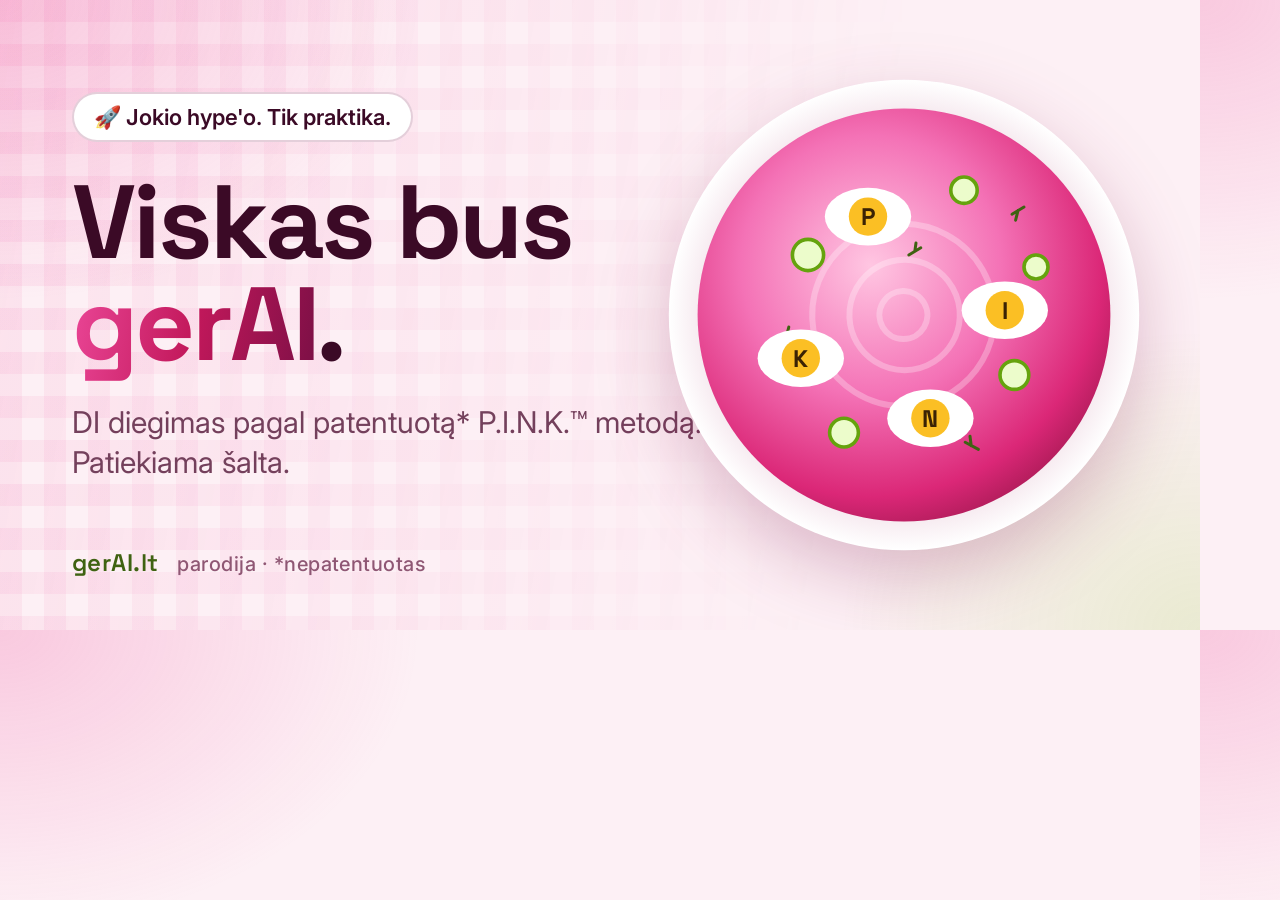
<file: og/og.html>
<!doctype html>
<html lang="lt">
<head>
<meta charset="utf-8">
<title>gerAI og image</title>
<!-- Source for ../og.png (1200×630). Regenerate with:
     chrome --headless=new --hide-scrollbars --window-size=1200,630 --virtual-time-budget=5000 --screenshot=og.png og/og.html -->
<link href="https://fonts.googleapis.com/css2?family=Inter:wght@500;600&family=Space+Grotesk:wght@700&display=swap" rel="stylesheet">
<style>
  html, body { margin: 0; width: 1200px; height: 630px; overflow: hidden; }
  body {
    position: relative;
    font-family: Inter, system-ui, sans-serif;
    color: #3b0a26;
    background:
      radial-gradient(700px 500px at 0% 0%, rgba(240, 86, 159, .25), transparent 60%),
      radial-gradient(600px 500px at 100% 100%, rgba(132, 204, 22, .16), transparent 60%),
      #fdf0f5;
  }
  body::before {
    content: ""; position: absolute; inset: 0;
    background-image:
      linear-gradient(90deg, rgba(240, 86, 159, .09) 50%, transparent 50%),
      linear-gradient(rgba(240, 86, 159, .09) 50%, transparent 50%);
    background-size: 44px 44px;
    -webkit-mask-image: linear-gradient(100deg, #000 0%, transparent 70%);
  }
  .copy { position: absolute; left: 72px; top: 92px; width: 640px; }
  .pill { display: inline-block; padding: 10px 20px; border-radius: 999px; border: 2px solid rgba(122, 18, 70, .2); background: #fff; font-weight: 600; font-size: 22px; }
  h1 { font: 700 104px/.98 "Space Grotesk", sans-serif; letter-spacing: -.03em; margin: 30px 0 26px; }
  .grad { background: linear-gradient(100deg, #ec4899, #c2185b 50%, #7a0f45); -webkit-background-clip: text; background-clip: text; color: transparent; }
  p { font-size: 30px; line-height: 1.35; color: #74405c; margin: 0; }
  .foot { position: absolute; left: 72px; bottom: 52px; font: 600 24px "Space Grotesk", sans-serif; color: #3f6212; letter-spacing: .02em; }
  .foot span { color: #8f5774; font: 500 20px Inter, sans-serif; margin-left: 12px; }
  svg { position: absolute; right: 56px; top: 75px; width: 480px; height: 480px; filter: drop-shadow(0 26px 34px rgba(122, 18, 70, .25)); }
</style>
</head>
<body>
  <div class="copy">
    <span class="pill">🚀 Jokio hype'o. Tik praktika.</span>
    <h1>Viskas bus <span class="grad">gerAI</span>.</h1>
    <p>DI diegimas pagal patentuotą* P.I.N.K.™ metodą. Patiekiama šalta.</p>
  </div>
  <div class="foot">gerAI.lt <span>parodija · *nepatentuotas</span></div>
  <svg viewBox="0 0 400 400">
    <defs>
      <radialGradient id="soupTop" cx=".42" cy=".38" r=".7">
        <stop offset="0" stop-color="#ffc6e2"/><stop offset=".45" stop-color="#f472b6"/><stop offset=".8" stop-color="#db2777"/><stop offset="1" stop-color="#9d174d"/>
      </radialGradient>
      <radialGradient id="rimTop" cx=".5" cy=".5" r=".5">
        <stop offset=".86" stop-color="#f6e9ef"/><stop offset="1" stop-color="#ffffff"/>
      </radialGradient>
    </defs>
    <circle cx="200" cy="200" r="196" fill="url(#rimTop)"/>
    <circle cx="200" cy="200" r="172" fill="url(#soupTop)"/>
    <path d="M200 200 m0 -20 a20 20 0 1 1 -1 0 m1 -26 a46 46 0 1 0 1 0 m-1 -30 a76 76 0 1 1 -1 0" fill="none" stroke="#fff" stroke-opacity=".28" stroke-width="5" stroke-linecap="round"/>
    <g fill="#ecfccb" stroke="#65a30d" stroke-width="3">
      <circle cx="120" cy="150" r="13"/><circle cx="292" cy="250" r="12"/><circle cx="250" cy="96" r="11"/><circle cx="150" cy="298" r="12"/><circle cx="310" cy="160" r="10"/>
    </g>
    <g stroke="#3f6212" stroke-width="2.5" fill="none" stroke-linecap="round">
      <path d="M96 222 l12 -7 m-6 3 l2 -8 m-2 8 l8 1"/><path d="M262 312 l-11 -6 m5 3 l-1 -8"/><path d="M204 150 l10 -6 m-5 3 l1 -7"/><path d="M300 110 l-10 6 m5 -3 l-2 8"/>
    </g>
    <g font-family="Space Grotesk, sans-serif" font-weight="700" font-size="20" text-anchor="middle" fill="#3b2304">
      <g transform="translate(170 118)"><ellipse rx="36" ry="24" fill="#fff"/><circle r="16" fill="#fbbf24"/><text y="7">P</text></g>
      <g transform="translate(284 196)"><ellipse rx="36" ry="24" fill="#fff"/><circle r="16" fill="#fbbf24"/><text y="7">I</text></g>
      <g transform="translate(222 286)"><ellipse rx="36" ry="24" fill="#fff"/><circle r="16" fill="#fbbf24"/><text y="7">N</text></g>
      <g transform="translate(114 236)"><ellipse rx="36" ry="24" fill="#fff"/><circle r="16" fill="#fbbf24"/><text y="7">K</text></g>
    </g>
  </svg>
</body>
</html>
</file>
<file: styles.css>
:root {
  /* kefir + burokėliai */
  --bg: #fdf0f5;
  --bg-2: #ffffff;
  --card: rgba(255, 255, 255, .86);
  --card-2: #fce6ef;
  --surface: #ffffff;
  --glass: rgba(255, 255, 255, .7);
  --nav-bg: rgba(253, 240, 245, .82);
  --line: rgba(122, 18, 70, .11);
  --line-2: rgba(122, 18, 70, .22);
  --text: #3b0a26;
  --muted: #74405c;
  --dim: #8f5774;
  --beet: #c2185b;
  --beet-deep: #7a0f45;
  --soup: #f0569f;
  --dill: #3f6212;
  --cucumber: #b5e48c;
  --yolk: #fbbf24;
  --egg: #fff8e7;
  --grad: linear-gradient(100deg, #ec4899 0%, #c2185b 50%, #7a0f45 100%);
  --radius: 20px;
  --head: "Space Grotesk", Inter, system-ui, sans-serif;
  --mono: "JetBrains Mono", ui-monospace, Consolas, monospace;
  color-scheme: light;
}

* { box-sizing: border-box; }
html { scroll-behavior: smooth; }
body {
  margin: 0;
  background: var(--bg);
  color: var(--text);
  font: 16px/1.6 Inter, system-ui, sans-serif;
  -webkit-font-smoothing: antialiased;
  overflow-x: hidden;
  position: relative;
}
body::before {
  content: "";
  position: fixed; inset: 0; z-index: -1; pointer-events: none;
  background:
    radial-gradient(800px 520px at 12% -8%, rgba(240, 86, 159, .22), transparent 60%),
    radial-gradient(700px 520px at 100% 12%, rgba(132, 204, 22, .14), transparent 60%),
    radial-gradient(900px 600px at 50% 115%, rgba(240, 86, 159, .12), transparent 60%);
}
body::after {
  content: "";
  position: absolute; top: 0; left: 0; right: 0; height: 1100px; z-index: -1; pointer-events: none;
  background-image:
    linear-gradient(90deg, rgba(240, 86, 159, .09) 50%, transparent 50%),
    linear-gradient(rgba(240, 86, 159, .09) 50%, transparent 50%);
  background-size: 44px 44px;
  -webkit-mask-image: radial-gradient(ellipse at 50% 0%, #000 10%, transparent 60%);
  mask-image: radial-gradient(ellipse at 50% 0%, #000 10%, transparent 60%);
}

h1, h2, h3 { font-family: var(--head); letter-spacing: -.02em; line-height: 1.08; margin: 0 0 .5em; }
h2 { font-size: clamp(32px, 4.6vw, 54px); }
h3 { font-size: 22px; line-height: 1.2; }
p { margin: 0 0 1em; }
a { color: inherit; }
small { font-size: .82em; }
sup { font-size: .45em; vertical-align: super; }
.mono { font-family: var(--mono); font-variant-numeric: tabular-nums; }
.muted { color: var(--muted); }
.center { text-align: center; }
.sr-only { position: absolute; width: 1px; height: 1px; padding: 0; margin: -1px; overflow: hidden; clip: rect(0 0 0 0); white-space: nowrap; border: 0; }

.grad {
  background: var(--grad);
  -webkit-background-clip: text; background-clip: text;
  color: transparent;
}

.wrap { max-width: 1160px; margin: 0 auto; padding: 0 24px; }
.wrap.narrow { max-width: 820px; }
main > section { padding: 88px 0; }

.eyebrow {
  display: inline-block;
  font: 600 12px/1 Inter, sans-serif;
  letter-spacing: .16em; text-transform: uppercase;
  color: var(--dill);
  margin-bottom: 14px;
}
.note { color: var(--dim); font-size: 14px; }
.section-head { max-width: 760px; margin-bottom: 48px; }
.section-head.center { margin-left: auto; margin-right: auto; text-align: center; }
.section-head p { color: var(--muted); font-size: 18px; }
.section-head .note { font-size: 14px; color: var(--dim); }

/* ---------- Buttons ---------- */
.btn {
  display: inline-flex; align-items: center; justify-content: center; gap: .5em;
  padding: 14px 24px;
  border-radius: 999px;
  border: 1px solid transparent;
  font: 600 16px/1.2 Inter, sans-serif;
  text-decoration: none;
  cursor: pointer;
  transition: transform .15s ease, box-shadow .2s ease, background .2s ease, border-color .2s;
  white-space: nowrap;
}
.btn:hover { transform: translateY(-1px); }
.btn:focus-visible, button:focus-visible, a:focus-visible, input:focus-visible, select:focus-visible, summary:focus-visible {
  outline: 2px solid var(--beet); outline-offset: 3px;
}
.btn-primary {
  background: var(--grad);
  font-weight: 700;
  color: #fff;
  box-shadow: 0 0 0 1px rgba(255, 255, 255, .2) inset, 0 12px 30px -12px rgba(194, 24, 91, .55);
}
.btn-primary:hover { box-shadow: 0 0 0 1px rgba(255, 255, 255, .3) inset, 0 16px 40px -10px rgba(194, 24, 91, .7); }
.btn-ghost { background: var(--glass); border-color: var(--line-2); color: var(--text); }
.btn-ghost:hover { background: var(--surface); border-color: var(--beet); }
.btn-sm { padding: 9px 16px; font-size: 14px; }
.btn-lg { padding: 18px 32px; font-size: 18px; }
.cta-row { display: flex; flex-wrap: wrap; gap: 12px; }
.cta-row.center { justify-content: center; }

/* ---------- Cards ---------- */
.card {
  background: var(--card);
  border: 1px solid var(--line);
  border-radius: var(--radius);
  padding: 28px;
  box-shadow: 0 1px 2px rgba(122, 18, 70, .04), 0 10px 30px -18px rgba(122, 18, 70, .18);
  -webkit-backdrop-filter: blur(10px); backdrop-filter: blur(10px);
}
.card p:last-child { margin-bottom: 0; }
.card-icon { font-size: 28px; margin-bottom: 14px; }
.card p { color: var(--muted); }
.grid3 { display: grid; grid-template-columns: repeat(auto-fit, minmax(260px, 1fr)); gap: 18px; }

/* ---------- Topbar & Nav ---------- */
.topbar {
  display: flex; align-items: center; justify-content: center; gap: 10px;
  padding: 9px 16px;
  font-size: 14px;
  text-align: center;
  color: #fff;
  background: linear-gradient(90deg, #be185d, #4d7c0f);
}
.pulse { width: 8px; height: 8px; flex: none; border-radius: 50%; background: #f87171; box-shadow: 0 0 0 0 rgba(248, 113, 113, .7); animation: pulse 1.6s infinite; }
@keyframes pulse { to { box-shadow: 0 0 0 10px rgba(248, 113, 113, 0); } }

.nav {
  position: sticky; top: 0; z-index: 40;
  background: var(--nav-bg);
  -webkit-backdrop-filter: blur(14px); backdrop-filter: blur(14px);
  border-bottom: 1px solid var(--line);
}
.nav-inner { display: flex; align-items: center; gap: 24px; height: 68px; }
.logo { font: 700 26px/1 var(--head); letter-spacing: -.03em; text-decoration: none; }
.logo-tld { color: var(--dim); font-weight: 500; font-size: .7em; margin-left: 1px; }
.menu-btn { display: none; width: 38px; height: 38px; flex: none; border-radius: 12px; border: 1px solid var(--line-2); background: var(--glass); color: var(--text); font-size: 18px; line-height: 1; cursor: pointer; }
.links { display: flex; gap: 22px; margin-left: 12px; }
.links a { text-decoration: none; color: var(--muted); font-size: 15px; white-space: nowrap; }
.links a:hover { color: var(--text); }
.nav-right { margin-left: auto; display: flex; align-items: center; gap: 10px; }
.seg { display: inline-flex; padding: 3px; border: 1px solid var(--line-2); border-radius: 999px; background: var(--glass); }
.seg button {
  border: 0; background: transparent; color: var(--muted);
  font: 600 13px/1 Inter, sans-serif;
  padding: 7px 11px; border-radius: 999px; cursor: pointer;
}
.seg button.on { background: linear-gradient(135deg, #e6f9c4, #a3d65c); color: #1f2e0b; }

/* ---------- Hero ---------- */
.hero { padding: 64px 0 56px !important; }
.hero-grid { display: grid; grid-template-columns: 1.15fr .85fr; gap: 48px; align-items: center; }
.pill {
  display: inline-block;
  padding: 8px 16px;
  border: 1px solid var(--line-2);
  border-radius: 999px;
  background: var(--glass);
  font-size: 14px; font-weight: 500;
  margin-bottom: 24px;
}
.hero h1 { font-size: clamp(48px, 7.6vw, 96px); line-height: .98; margin-bottom: 24px; }
.lead { font-size: clamp(18px, 1.6vw, 21px); color: var(--muted); max-width: 580px; }
.hero .cta-row { margin: 32px 0 28px; }
.pink-strip { display: flex; flex-wrap: wrap; gap: 8px; margin: 0 0 24px; padding: 0; list-style: none; }
.pink-strip li { display: inline-flex; align-items: center; gap: 8px; padding: 5px 12px 5px 5px; border-radius: 999px; border: 1px solid var(--line-2); background: var(--glass); font-size: 14px; }
.pink-strip b { width: 26px; height: 26px; display: grid; place-items: center; border-radius: 50%; background: linear-gradient(135deg, #ffa3d2, var(--soup)); color: #fff; font: 700 14px/1 var(--head); }
.trust { color: var(--muted); font-size: 15px; }
.trust small { color: var(--dim); }

.hero-side { display: flex; flex-direction: column; align-items: center; gap: 22px; }
.hero-visual { position: relative; width: 100%; max-width: 480px; aspect-ratio: 1; margin-left: auto; margin-right: auto; }
.serve { display: flex; align-items: center; gap: 10px; font-size: 14px; color: var(--muted); }
.serve .seg button { padding: 8px 14px; font-size: 14px; }
.bowl-top {
  position: absolute; inset: 13%;
  width: 74%; height: 74%;
  filter: drop-shadow(0 24px 30px rgba(122, 18, 70, .22)) drop-shadow(0 0 80px rgba(240, 86, 159, .3));
  animation: breathe 6s ease-in-out infinite;
}
.bowl-top .stir { transform-origin: 200px 200px; animation: spin 90s linear infinite; }
.ring { position: absolute; inset: 8%; border-radius: 50%; border: 1px dashed var(--line-2); animation: spin 50s linear infinite; }
.ring-2 { inset: 0; border-style: solid; border-color: var(--line); animation-duration: 80s; animation-direction: reverse; }
@keyframes spin { to { transform: rotate(360deg); } }
@keyframes breathe { 50% { transform: scale(1.04); } }
.chip {
  position: absolute;
  padding: 8px 14px;
  border-radius: 999px;
  background: var(--surface);
  box-shadow: 0 6px 18px -10px rgba(122, 18, 70, .35);
  border: 1px solid var(--line-2);
  font-size: 14px; font-weight: 500;
  -webkit-backdrop-filter: blur(6px); backdrop-filter: blur(6px);
  animation: float 7s ease-in-out infinite;
  white-space: nowrap;
}
.chip.dead { color: var(--dim); text-decoration: line-through; }
.chip.dead::after { content: " " attr(data-year); font-size: 11px; }
.c1 { top: 6%; left: 14%; }
.c2 { top: 16%; right: 0; animation-delay: -1s; }
.c3 { top: 46%; right: -4%; animation-delay: -2s; }
.c4 { bottom: 12%; right: 10%; animation-delay: -3s; }
.c5 { bottom: 4%; left: 12%; animation-delay: -4s; }
.c6 { top: 40%; left: -6%; animation-delay: -5s; }
.c7 { bottom: 30%; left: 0; animation-delay: -6s; }
.c8 { top: -2%; right: 22%; animation-delay: -2.5s; border-color: rgba(217, 119, 6, .45); color: #92400e; background: #fffbeb; }
@keyframes float { 50% { transform: translateY(-10px); } }

/* ---------- Marquee ---------- */
.marquee {
  overflow: hidden; white-space: nowrap;
  border-block: 1px solid var(--line);
  background: var(--glass);
  padding: 18px 0;
}
.marquee-track { display: inline-flex; gap: 40px; animation: marq 40s linear infinite; font: 700 26px/1 var(--head); letter-spacing: .03em; }
.marquee-track span:nth-child(odd) { color: var(--beet); }
@keyframes marq { to { transform: translateX(-50%); } }

/* ---------- Live counter ---------- */
.counter-band { text-align: center; padding: 88px 0 !important; }
.counter-band p { font-size: 20px; color: var(--muted); margin: 0; }
.counter-band .big { font-family: var(--head); font-variant-numeric: tabular-nums; white-space: nowrap; font-size: clamp(52px, 10vw, 128px); font-weight: 700; line-height: 1.1; margin: 8px 0; letter-spacing: -.03em; }

/* ---------- Stats + chart ---------- */
.stats-section { padding-top: 40px !important; }
.chart-card { margin: 0 0 18px; padding: 24px 24px 18px; }
.chart-wrap { position: relative; }
.chart-wrap svg { display: block; width: 100%; height: auto; overflow: visible; }
.chart-foot { display: flex; flex-wrap: wrap; justify-content: space-between; gap: 6px 20px; margin-top: 10px; font-size: 13px; color: var(--dim); }
.ch-grid line { stroke: var(--line); stroke-width: 1; }
.ch-zero { stroke: var(--line-2); stroke-width: 1.5; }
.ch-tick { fill: var(--dim); font: 500 13px Inter, sans-serif; }
.ch-axis-title { fill: var(--muted); font: 500 13px Inter, sans-serif; }
.ch-neg { fill: url(#negFill); }
.ch-line { fill: none; stroke: url(#lineGrad); stroke-width: 2.5; stroke-linecap: round; stroke-linejoin: round; }
.ch-line.proj { stroke-dasharray: 6 6; }
.ch-dot { fill: var(--bg-2); stroke: var(--beet); stroke-width: 2; }
.ch-dot.proj { stroke: var(--soup); }
.ch-hit { fill: transparent; cursor: pointer; }
.ch-ann { fill: var(--muted); font: 500 13px Inter, sans-serif; }
.ch-ann-strong { fill: var(--text); font: 600 14px Inter, sans-serif; }
.ch-ann-line { stroke: var(--dim); stroke-width: 1; stroke-dasharray: 2 3; }
.ch-zone { fill: var(--beet); font: 600 12px Inter, sans-serif; letter-spacing: .12em; text-transform: uppercase; opacity: .75; }
.ch-cross { stroke: var(--line-2); stroke-width: 1; }
.ch-tip {
  position: absolute; pointer-events: none;
  transform: translate(-50%, calc(-100% - 14px));
  background: var(--surface);
  border: 1px solid var(--line-2);
  box-shadow: 0 10px 30px -12px rgba(122, 18, 70, .35);
  border-radius: 10px;
  padding: 8px 12px;
  font-size: 13px; line-height: 1.4;
  white-space: nowrap;
  opacity: 0; transition: opacity .12s;
}
.ch-tip.show { opacity: 1; }
.ch-tip b { font: 600 16px var(--mono); display: block; }
.ch-tip span { color: var(--muted); }
.ch-line-anim { stroke-dasharray: var(--len); stroke-dashoffset: var(--len); }
.chart-wrap.in .ch-line-anim { transition: stroke-dashoffset 2.2s cubic-bezier(.4, 0, .2, 1); stroke-dashoffset: 0; }
.chart-wrap .ch-fade { opacity: 0; transition: opacity .6s 1.8s; }
.chart-wrap.in .ch-fade { opacity: 1; }

.stats { display: grid; grid-template-columns: repeat(auto-fit, minmax(220px, 1fr)); gap: 18px; }
.stat { padding: 26px 24px; border-radius: var(--radius); background: var(--card); border: 1px solid var(--line); }
.stat .num { font: 600 clamp(32px, 3.6vw, 44px)/1.1 var(--head); letter-spacing: -.02em; font-variant-numeric: tabular-nums; margin-bottom: 8px; }
.stat .num .of { color: var(--dim); font-size: .6em; }
.stat .lbl { color: var(--text); font-weight: 500; }
.stat .lbl small { display: block; color: var(--dim); font-weight: 400; font-size: 13px; margin-top: 2px; }

/* ---------- Method (P.I.N.K.) ---------- */
.soup { display: block; width: 100%; max-width: 760px; margin: 0 auto 4px; height: auto; }
.soup .eggs g { animation: bob 5s ease-in-out infinite; transform-box: fill-box; }
.soup .eggs g:nth-child(2) { animation-delay: -1.2s; }
.soup .eggs g:nth-child(3) { animation-delay: -2.4s; }
.soup .eggs g:nth-child(4) { animation-delay: -3.6s; }
@keyframes bob { 50% { translate: 0 -3px; } }
.soup-note { text-align: center; color: var(--dim); font-size: 14px; margin-bottom: 40px; }
.steps { list-style: none; padding: 0; margin: 0; display: grid; grid-template-columns: repeat(auto-fit, minmax(240px, 1fr)); gap: 18px; }
.steps li { display: flex; gap: 16px; padding: 24px; border-radius: var(--radius); background: var(--card); border: 1px solid var(--line); }
.steps .letter {
  flex: none;
  width: 52px; height: 52px; display: grid; place-items: center;
  border-radius: 14px;
  font: 700 26px/1 var(--head);
  color: #fff;
  background: linear-gradient(135deg, var(--soup), var(--beet));
  box-shadow: 0 8px 24px -8px rgba(194, 24, 91, .6);
}
.steps h3 { font-size: 19px; margin-bottom: 2px; }
.steps .ingr { color: var(--dill); font-size: 13px; font-weight: 600; text-transform: uppercase; letter-spacing: .1em; margin-bottom: 8px; }
.steps p { color: var(--muted); margin: 0; font-size: 15px; }

/* ---------- Results ---------- */
.results { border-top: 1px solid var(--line); margin-bottom: 32px; }
.res-row { display: grid; grid-template-columns: 1fr 1.3fr 1.5fr; gap: 24px; align-items: center; padding: 22px 4px; border-bottom: 1px solid var(--line); }
.res-what { font-weight: 600; }
.res-delta { font-size: 17px; color: var(--muted); }
.res-delta b { font-weight: 600; font-size: 1.15em; }
.res-why { color: var(--muted); }
.case { display: grid; grid-template-columns: 1.2fr 1fr; gap: 32px; align-items: center; }
.case dl { margin: 0; display: grid; grid-template-columns: auto 1fr; gap: 6px 16px; }
.case dt { color: var(--dim); }
.case dd { margin: 0; color: var(--text); }
.kpis { display: grid; grid-template-columns: repeat(3, 1fr); gap: 12px; }
.kpi { text-align: center; padding: 18px 8px; border-radius: 14px; background: var(--card-2); }
.kpi b { display: block; font: 700 32px/1.1 var(--head); }
.kpi span { color: var(--muted); font-size: 14px; }

/* ---------- Maturity ---------- */
.levels { display: grid; gap: 10px; max-width: 900px; }
.level {
  display: flex; align-items: center; gap: 14px;
  text-align: left;
  padding: 16px 20px;
  border-radius: 14px;
  border: 1px solid var(--line);
  background: linear-gradient(90deg, rgba(240, 86, 159, .3), var(--glass));
  color: var(--text);
  font: 500 16px/1.3 Inter, sans-serif;
  cursor: pointer;
  transition: transform .15s, border-color .2s, box-shadow .2s;
}
.level:nth-child(1) { width: 32%; }
.level:nth-child(2) { width: 45%; }
.level:nth-child(3) { width: 58%; }
.level:nth-child(4) { width: 72%; }
.level:nth-child(5) { width: 86%; }
.level:nth-child(6) { width: 100%; background: linear-gradient(90deg, rgba(240, 86, 159, .45), rgba(251, 191, 36, .35)); }
.level:hover { transform: translateX(4px); border-color: var(--line-2); }
.level.on { border-color: var(--dill); box-shadow: 0 0 0 1px var(--dill), 0 10px 30px -10px rgba(77, 124, 15, .5); }
.lvl-n { flex: none; width: 30px; height: 30px; display: grid; place-items: center; border-radius: 50%; background: var(--surface); font-weight: 700; font-size: 14px; }
.maturity-result { min-height: 3.2em; margin-top: 20px; font-size: 19px; max-width: 760px; }

/* ---------- Thinking partner ---------- */
.split { display: grid; grid-template-columns: 1fr 1fr; gap: 56px; align-items: center; }
.chat-mock { display: flex; flex-direction: column; gap: 10px; padding: 24px; border-radius: var(--radius); background: var(--card); border: 1px solid var(--line); }
.bubble { max-width: 82%; padding: 11px 15px; border-radius: 16px; font-size: 15px; }
.bubble.me { align-self: flex-end; background: linear-gradient(135deg, #e6f9c4, #a3d65c); color: #1f2e0b; border-bottom-right-radius: 4px; font-weight: 500; }
.bubble.bot { align-self: flex-start; background: var(--card-2); border: 1px solid var(--line); border-bottom-left-radius: 4px; }

/* ---------- Pricing ---------- */
.pricing { display: grid; grid-template-columns: repeat(3, 1fr); gap: 18px; align-items: stretch; }
.price { display: flex; flex-direction: column; position: relative; }
.price h3 { font-size: 26px; }
.amount { font: 700 34px/1.15 var(--head); letter-spacing: -.02em; margin-bottom: 6px; }
.amount small { font-size: .5em; color: var(--muted); font-weight: 500; letter-spacing: 0; }
.small-amount { font-size: 22px; }
.price .note { min-height: 2.6em; }
.price ul { list-style: none; padding: 0; margin: 8px 0 24px; flex: 1; }
.price li { padding: 9px 0 9px 28px; position: relative; border-top: 1px solid var(--line); color: var(--text); font-size: 15px; }
.price li::before {
  content: ""; position: absolute; left: 4px; top: 14px;
  width: 14px; height: 14px; border-radius: 50%;
  background: radial-gradient(circle, #f7fee7 0 28%, #d9f99d 30% 62%, #65a30d 64%);
  box-shadow: inset 0 0 0 1px #3f6212;
}
.price li small { color: var(--dim); }
.price .btn { width: 100%; }
.featured {
  border: 1px solid transparent;
  background:
    linear-gradient(var(--bg-2), var(--bg-2)) padding-box,
    var(--grad) border-box;
  box-shadow: 0 30px 70px -30px rgba(194, 24, 91, .45);
}
.badge {
  position: absolute; top: -13px; left: 50%; transform: translateX(-50%);
  padding: 6px 14px; border-radius: 999px;
  background: radial-gradient(circle at 40% 35%, #fde68a, var(--yolk) 70%);
  color: #422006;
  box-shadow: 0 0 0 3px var(--egg), 0 8px 24px -6px rgba(251, 191, 36, .6);
  font: 700 12px/1 Inter, sans-serif; letter-spacing: .08em; text-transform: uppercase;
  white-space: nowrap;
}
.detox { margin-top: 22px; display: flex; gap: 24px; align-items: center; justify-content: space-between; border-style: dashed; border-color: var(--line-2); }
.detox h3 { margin-bottom: 6px; }
.detox-price { display: flex; align-items: center; gap: 18px; flex: none; }
.detox-price .amount { margin: 0; }


/* ---------- Tools ---------- */
.tools { display: grid; grid-template-columns: 1fr 1fr; gap: 18px; align-items: start; }
.tool h3 { margin-bottom: 8px; }
.progress { height: 6px; border-radius: 999px; background: var(--card-2); overflow: hidden; margin: 18px 0 20px; }
.progress span { display: block; height: 100%; background: var(--grad); transition: width .4s; }
.q { font-weight: 600; font-size: 18px; color: var(--text) !important; }
.opts { display: flex; flex-wrap: wrap; gap: 8px; }
.opt {
  padding: 10px 16px; border-radius: 999px;
  border: 1px solid var(--line-2); background: var(--surface);
  color: var(--text); font: 500 15px Inter, sans-serif; cursor: pointer;
}
.opt:hover { border-color: var(--beet); background: var(--card-2); }
.analyzing { display: flex; align-items: center; gap: 12px; color: var(--text) !important; min-height: 28px; }
.spinner { width: 20px; height: 20px; border-radius: 50%; border: 2px solid var(--line-2); border-top-color: var(--beet); animation: spin .7s linear infinite; flex: none; }
.result-num { font: 700 64px/1 var(--head); margin: 8px 0 12px; }
.result p { color: var(--text); }
.result .muted { color: var(--muted); }
.result .cta-row { margin-top: 16px; }

.form { display: grid; gap: 14px; margin: 18px 0 0; }
.form label { display: grid; gap: 6px; font-size: 14px; color: var(--muted); }
input, select {
  width: 100%;
  padding: 12px 14px;
  border-radius: 12px;
  border: 1px solid var(--line-2);
  background: var(--surface);
  color: var(--text);
  font: 15px Inter, sans-serif;
}
select option { background: var(--bg-2); }
.form .btn { justify-self: start; }
.doc {
  margin-top: 20px;
  background: #fbfaff;
  color: #1c1838;
  border-radius: 12px;
  padding: 26px 26px 22px;
  font: 15px/1.55 Georgia, "Times New Roman", serif;
  border: 1px solid #ecdde5;
  box-shadow: 0 20px 40px -20px rgba(122, 18, 70, .4);
  transform: rotate(-.6deg);
}
.doc h4 { font: 700 15px/1.3 Georgia, serif; text-transform: uppercase; letter-spacing: .04em; margin: 0 0 2px; text-align: center; }
.doc .doc-co { text-align: center; margin: 0; font-weight: 700; }
.doc .doc-sub { text-align: center; font-style: italic; color: #5b5680; font-size: 13px; margin: 0 0 14px; }
.doc ol { padding-left: 20px; margin: 0 0 14px; }
.doc li { margin-bottom: 6px; }
.doc .sign { display: flex; justify-content: space-between; border-top: 1px solid #d6d3ea; padding-top: 10px; font-size: 14px; }
.doc .sign b { font-family: "Brush Script MT", cursive; font-size: 22px; font-weight: 400; }
.doc .foot { font-size: 12px; color: #77729c; margin: 10px 0 0; }
.doc-actions { margin-top: 14px; }

/* ---------- Team ---------- */
.team { display: grid; grid-template-columns: repeat(auto-fit, minmax(170px, 1fr)); gap: 14px; }
.member { display: flex; flex-direction: column; align-items: center; text-align: center; gap: 4px; padding: 24px 16px; border-radius: var(--radius); background: var(--card); border: 1px solid var(--line); }
.member span { color: var(--muted); font-size: 14px; line-height: 1.4; }
.avatar {
  width: 64px; height: 64px; border-radius: 50%;
  display: grid; place-items: center;
  background: var(--grad); color: #fff;
  font: 700 22px/1 var(--head);
  margin-bottom: 10px;
}
.avatar.human { background: var(--surface); border: 1px dashed var(--line-2); font-size: 28px; }
.avatar.sm { width: 38px; height: 38px; font-size: 16px; margin: 0; }
.values { display: flex; flex-wrap: wrap; align-items: baseline; gap: 10px 22px; margin-top: 36px; font: 600 clamp(22px, 2.6vw, 30px)/1.2 var(--head); }
.values span { color: var(--dim); font: 500 15px Inter, sans-serif; }

/* ---------- Token burn ---------- */
.burn { display: grid; grid-template-columns: 1fr 1.25fr; gap: 18px; margin-top: 18px; }
.burn-lbl { margin: 0; color: var(--muted); }
.burn-num { font-family: var(--head); font-variant-numeric: tabular-nums; white-space: nowrap; font-size: clamp(30px, 3.6vw, 46px); font-weight: 700; line-height: 1.15; margin: 4px 0 22px; color: #c2410c; text-shadow: 0 0 24px rgba(249, 115, 22, .25); }
.burn-num::after { content: " 🔥"; text-shadow: none; }
.meter-head { display: flex; justify-content: space-between; font-size: 14px; color: var(--muted); margin-bottom: 6px; }
.meter-head b { color: var(--text); font-family: var(--mono); }
.meter { height: 10px; border-radius: 999px; background: var(--card-2); overflow: hidden; }
.meter span { display: block; height: 100%; border-radius: 999px; background: linear-gradient(90deg, #fbbf24, #f97316 60%, #ef4444); transition: width .6s; }
.meter-note { font-size: 13px; color: var(--dim) !important; margin: 8px 0 20px; min-height: 1.3em; }
.meter-note.hit { color: #b91c1c !important; }
.burn-money { display: grid; grid-template-columns: repeat(3, 1fr); gap: 10px; margin: 0 0 8px; }
.burn-money div { padding: 12px; border-radius: 12px; background: var(--card-2); }
.burn-money dt { font-size: 12px; color: var(--dim); }
.burn-money dd { margin: 2px 0 0; font: 600 16px/1.3 var(--head); }
.hbars { list-style: none; padding: 0; margin: 6px 0 0; display: grid; gap: 16px; }
.hbars li { display: grid; gap: 6px; }
.hb-l { font-size: 15px; }
.hb-l small { color: var(--dim); }
.hb-row { display: flex; align-items: center; gap: 10px; }
.hb-bar { height: 12px; min-width: 4px; border-radius: 0 4px 4px 0; background: linear-gradient(90deg, #f97316, #fbbf24); width: 0; transition: width 1.4s cubic-bezier(.4, 0, .2, 1); }
.hb-v { font: 500 13px var(--mono); color: var(--muted); white-space: nowrap; }

/* ---------- SI mode ---------- */
.si .amount:not(.small-amount)::after { content: " ×10"; color: #b45309; font-size: .6em; }
.si .small-amount::after { content: " (×10)"; color: #b45309; }
.si .seg button.on { background: linear-gradient(100deg, #fbbf24, #f0569f); }

/* ---------- Testimonials ---------- */
.logos-title { text-align: center; color: var(--dim); text-transform: uppercase; letter-spacing: .16em; font-size: 12px; font-weight: 600; margin: 0 0 20px; }
.clients { padding: 64px 0 !important; }
.logos { display: flex; flex-wrap: wrap; justify-content: center; gap: 14px 34px; opacity: .7; }
.lg { color: var(--muted); font-size: 18px; white-space: nowrap; }
.l1 { font-family: Georgia, serif; font-style: italic; }
.l2 { font: 700 13px Inter, sans-serif; letter-spacing: .14em; text-transform: uppercase; }
.l3 { font-family: "Brush Script MT", cursive; font-size: 24px; }
.l4 { font: 700 20px var(--head); letter-spacing: .1em; }
.l5 { font: 500 17px var(--mono); }
.l6 { font-family: Georgia, serif; font-weight: 700; }
.press { text-align: center; color: var(--muted); font-size: 15px; margin-top: 28px; }
.press span { color: var(--dim); margin-right: 6px; }

/* ---------- FAQ ---------- */
.faq { border-top: 1px solid var(--line); }
.faq details { border-bottom: 1px solid var(--line); }
.faq summary {
  list-style: none; cursor: pointer;
  padding: 22px 44px 22px 4px; position: relative;
  font: 600 19px/1.35 var(--head);
}
.faq summary::-webkit-details-marker { display: none; }
.faq summary::after {
  content: "+"; position: absolute; right: 8px; top: 50%; transform: translateY(-50%);
  width: 28px; height: 28px; display: grid; place-items: center;
  border-radius: 50%; border: 1px solid var(--line-2); color: var(--muted);
  font: 400 20px/1 Inter, sans-serif; transition: transform .2s;
}
.faq details[open] summary::after { transform: translateY(-50%) rotate(45deg); }
.faq details p { color: var(--muted); padding: 0 4px 22px; margin: 0; font-size: 17px; }

/* ---------- Final ---------- */
.final { text-align: center; padding: 120px 0 !important; }
.final h2 { font-size: clamp(40px, 6.4vw, 80px); }
.final .lead { margin: 0 auto 32px; }

/* ---------- Footer ---------- */
.footer { border-top: 1px solid var(--line); padding: 48px 0 120px; color: var(--dim); font-size: 14px; }
.foot-top { display: flex; align-items: baseline; gap: 16px; flex-wrap: wrap; margin-bottom: 18px; }
.foot-top p { margin: 0; color: var(--muted); }
.disclaimer { color: var(--muted); max-width: 760px; }
.fine { margin: 0 0 6px; }
.fine a { color: var(--beet); }

/* ---------- Modals ---------- */
.modal { position: fixed; inset: 0; z-index: 100; display: grid; place-items: center; padding: 16px; background: rgba(59, 10, 38, .4); -webkit-backdrop-filter: blur(6px); backdrop-filter: blur(6px); }
.modal[hidden] { display: none; }
.modal-box {
  position: relative; width: 100%; max-width: 580px; max-height: calc(100vh - 32px); overflow: auto;
  padding: 32px; border-radius: 24px;
  background: var(--bg-2); border: 1px solid var(--line-2);
  box-shadow: 0 40px 100px -20px rgba(122, 18, 70, .45);
  animation: pop .22s ease-out;
}
@keyframes pop { from { transform: scale(.96); opacity: 0; } }
.x { position: absolute; top: 14px; right: 14px; width: 34px; height: 34px; border-radius: 50%; border: 1px solid var(--line-2); background: transparent; color: var(--muted); font-size: 20px; line-height: 1; cursor: pointer; }
.x:hover { color: var(--text); }
.big-emoji { font-size: 52px; margin-bottom: 8px; }
.cal { display: grid; grid-template-columns: repeat(5, 1fr); gap: 6px; margin: 18px 0; }
.cal .day { text-align: center; color: var(--muted); font-size: 13px; font-weight: 600; padding-bottom: 4px; }
.slot {
  padding: 9px 4px; border-radius: 8px;
  border: 1px solid var(--line); background: var(--card-2);
  color: var(--dim); font: 500 12px/1.25 Inter, sans-serif; cursor: pointer;
  text-decoration: line-through;
}
.slot.shake { animation: shake .35s; }
@keyframes shake { 25% { transform: translateX(-4px); } 75% { transform: translateX(4px); } }

/* ---------- Cookie ---------- */
.cookie { position: fixed; left: 20px; bottom: 20px; z-index: 60; max-width: 380px; padding: 20px; background: var(--surface); box-shadow: 0 20px 50px -10px rgba(122, 18, 70, .35); }
.cookie[hidden] { display: none; }
.cookie p { color: var(--text); margin-bottom: 14px; }
.cookie-btns { display: flex; flex-wrap: wrap; gap: 8px; margin-bottom: 10px; }

/* ---------- Chat ---------- */
.chat-launch {
  position: fixed; right: 20px; bottom: 20px; z-index: 70;
  width: 60px; height: 60px; border-radius: 50%; border: 0;
  background: var(--grad); font-size: 26px; cursor: pointer;
  box-shadow: 0 12px 30px -8px rgba(194, 24, 91, .6);
}
.chat-badge { position: absolute; top: -2px; right: -2px; min-width: 20px; height: 20px; padding: 0 5px; border-radius: 999px; background: #ef4444; color: #fff; font: 700 12px/20px Inter, sans-serif; }
.chat-badge[hidden] { display: none; }
.chat {
  position: fixed; right: 20px; bottom: 92px; z-index: 70;
  width: 360px; max-width: calc(100vw - 32px); height: 500px; max-height: calc(100vh - 120px);
  display: flex; flex-direction: column;
  border-radius: 20px; overflow: hidden;
  background: var(--bg-2); border: 1px solid var(--line-2);
  box-shadow: 0 30px 70px -20px rgba(122, 18, 70, .45);
}
.chat[hidden] { display: none; }
.chat-head { position: relative; display: flex; align-items: center; gap: 12px; padding: 14px 56px 14px 16px; border-bottom: 1px solid var(--line); background: var(--card-2); }
.chat-head small { display: block; color: var(--muted); font-size: 12px; }
.chat-head .x { top: 50%; transform: translateY(-50%); }
.online { display: inline-block; width: 7px; height: 7px; border-radius: 50%; background: #4ade80; margin-right: 6px; }
.chat-body { flex: 1; overflow-y: auto; padding: 16px; display: flex; flex-direction: column; gap: 8px; }
.msg { max-width: 85%; padding: 10px 14px; border-radius: 14px; font-size: 14px; line-height: 1.45; }
.msg.bot { align-self: flex-start; background: var(--card-2); border: 1px solid var(--line); border-bottom-left-radius: 4px; }
.msg.me { align-self: flex-end; background: linear-gradient(135deg, #e6f9c4, #a3d65c); color: #1f2e0b; font-weight: 500; border-bottom-right-radius: 4px; }
.msg.sys { align-self: center; background: none; border: 0; color: var(--dim); font-size: 12px; font-style: italic; }
.msg.typing { display: flex; gap: 4px; padding: 14px; }
.msg.typing span { width: 6px; height: 6px; border-radius: 50%; background: var(--muted); animation: blink 1s infinite; }
.msg.typing span:nth-child(2) { animation-delay: .15s; }
.msg.typing span:nth-child(3) { animation-delay: .3s; }
@keyframes blink { 50% { opacity: .25; } }
.chat-quick { display: flex; flex-wrap: wrap; gap: 6px; padding: 0 16px 10px; }
.chat-quick button { padding: 7px 12px; border-radius: 999px; border: 1px solid var(--line-2); background: transparent; color: var(--text); font: 500 13px Inter, sans-serif; cursor: pointer; }
.chat-quick button:hover { border-color: var(--beet); }
.chat-form { display: flex; gap: 8px; padding: 12px; border-top: 1px solid var(--line); }
.chat-form input { border-radius: 999px; padding: 9px 14px; font-size: 14px; }

/* ---------- Toast ---------- */
.toast {
  position: fixed; left: 50%; top: 84px; z-index: 120;
  transform: translate(-50%, -20px);
  width: max-content;
  max-width: min(560px, calc(100vw - 32px));
  padding: 12px 20px; border-radius: 16px;
  background: rgba(59, 10, 38, .96); color: #fff; border: 1px solid rgba(255, 255, 255, .1);
  box-shadow: 0 20px 50px -10px rgba(59, 10, 38, .5);
  font-size: 15px; text-align: center;
  opacity: 0; pointer-events: none; transition: opacity .2s, transform .2s;
}
.toast.show { opacity: 1; transform: translate(-50%, 0); }

/* ---------- Responsive ---------- */
@media (max-width: 1220px) {
  .links { display: none; }
  .menu-btn { display: grid; place-items: center; }
}
@media (max-width: 900px) {
  main > section { padding: 76px 0; }
  .hero-grid, .split, .case, .tools { grid-template-columns: 1fr; }
  .hero-visual { margin: 8px auto 0; max-width: 380px; }
  .pricing { grid-template-columns: 1fr; }
  .featured { margin-top: 10px; }
  .res-row { grid-template-columns: 1fr; gap: 6px; }
  .detox { flex-direction: column; align-items: flex-start; }
  .burn { grid-template-columns: 1fr; }
}
@media (max-width: 640px) {
  .wrap { padding: 0 16px; }
  .nav-inner { gap: 10px; height: 60px; }
  .logo { font-size: 22px; }
  .nav-cta { display: none; }
  .seg button { padding: 6px 9px; font-size: 12px; }
  .topbar { font-size: 12.5px; }
  .tb-extra { display: none; }
  .nav-right { gap: 6px; }
  .menu-btn { width: 34px; height: 34px; }
  .card { padding: 22px; }
  .chip { font-size: 12px; padding: 6px 11px; }
  .level:nth-child(n) { width: 100%; }
  .cookie { left: 16px; right: 88px; bottom: 16px; max-width: none; padding: 14px 16px; }
  .cookie p { font-size: 14px; margin-bottom: 10px; }
  .cookie small { display: none; }
  .cookie .btn-sm { padding: 7px 12px; font-size: 13px; }
  .chat-launch { right: 16px; bottom: 16px; }
  .chat { right: 16px; bottom: 88px; }
  .modal-box { padding: 26px 18px; }
  .kpi b { font-size: 26px; }
  .detox-price { flex-wrap: wrap; }
}

@media (prefers-reduced-motion: reduce) {
  *, *::before, *::after { animation: none !important; transition: none !important; }
  html { scroll-behavior: auto; }
}

/* ---------- AI toolkit ---------- */
.kit-head { margin: 72px 0 28px; }
.kit-title { font-size: clamp(24px, 3vw, 34px); }
.kit { display: grid; grid-template-columns: repeat(auto-fit, minmax(300px, 1fr)); gap: 18px; }
.mini { display: flex; flex-direction: column; gap: 12px; padding: 22px; }
.mini-head { display: flex; align-items: center; justify-content: space-between; gap: 10px; }
.mini h4 { margin: 0; font: 600 18px/1.25 var(--head); }
.pw { flex: none; padding: 4px 10px; border-radius: 999px; font: 600 11px/1.3 Inter, sans-serif; letter-spacing: .04em; color: #92400e; background: #fef3c7; border: 1px solid rgba(217, 119, 6, .35); }
.mini .btn { align-self: flex-start; }
.mini p { margin: 0; }
.calc-row { display: grid; grid-template-columns: 1fr 64px 1fr; gap: 8px; }
.mini-out { min-height: 0; font-size: 15px; }
.mini-out:empty { display: none; }
.mini-out .res { padding: 12px 14px; border-radius: 12px; background: var(--card-2); border: 1px solid var(--line); color: var(--text); }
.mini-out .res big { display: block; font: 700 24px/1.2 var(--head); margin-bottom: 4px; word-break: break-word; }
.mini-out .burnt { margin-top: 6px; font-size: 12px; color: #c2410c; font-family: var(--mono); }
.clock-face { font-size: 44px; line-height: 1.1; font-weight: 500; margin: 4px 0 !important; }
.ext { background: linear-gradient(160deg, rgba(251, 191, 36, .18), var(--glass)); }
.sparkle .btn::before, .sparkle .opt::before, .sparkle .slot::before, .sparkle .chat-quick button::before { content: "✨ "; }
.sparkle .seg button::before { content: "✨"; }

/* ---------- Training subscription ---------- */
.sub-top { display: grid; grid-template-columns: 1fr 1.2fr; gap: 18px; margin-bottom: 40px; }
.decay-num { font: 700 clamp(56px, 7vw, 84px)/1.05 var(--head); font-variant-numeric: tabular-nums; margin: 4px 0 16px; }
.decay-num.dead { color: var(--dim); text-decoration: line-through; }
.decay .meter span { background: linear-gradient(90deg, #ef4444, #f0569f 40%, #7a0f45); transition: width 1s linear; }
.decay-note { margin: 10px 0 14px; color: var(--text) !important; min-height: 1.5em; }
.decay-note.dead { color: #b91c1c !important; }
#models-since { color: var(--text); display: inline-block; }
#models-since.bump { animation: bump .5s; }
@keyframes bump { 40% { transform: scale(1.5); color: var(--soup); } }
.timeline { list-style: none; margin: 8px 0 0; padding: 0; }
.timeline li { display: grid; grid-template-columns: 76px 1fr; gap: 12px; padding: 12px 0; border-top: 1px solid var(--line); color: var(--muted); }
.timeline li b { color: var(--text); font-family: var(--head); }
.timeline li:not(.always) span { text-decoration: line-through; text-decoration-color: rgba(240, 86, 159, .6); }
.timeline .always b { color: var(--text); }
.timeline .always span { background: var(--grad); -webkit-background-clip: text; background-clip: text; color: transparent; font-weight: 700; font-size: 18px; }
.billing { display: flex; justify-content: center; margin-bottom: 30px; }
.billing .seg button { padding: 9px 16px; font-size: 14px; }
.b-o, .b-m, .b-r { display: none; }
[data-billing="o"] .b-o, [data-billing="m"] .b-m, [data-billing="r"] .b-r { display: inline; }
.sub-fine { display: flex; align-items: center; justify-content: space-between; gap: 18px; margin-top: 22px; color: var(--dim); font-size: 14px; }
.sub-fine p { margin: 0; }
.cancel-zone { position: relative; flex: none; width: 220px; height: 44px; }
#cancel-sub { position: absolute; right: 0; top: 0; opacity: .7; transition: transform .25s cubic-bezier(.3, 1.6, .5, 1); }
@media (max-width: 900px) {
  .sub-top { grid-template-columns: 1fr; }
  .sub-fine { flex-direction: column; align-items: flex-start; }
  .cancel-zone { width: 100%; }
  #cancel-sub { left: 0; right: auto; }
  .billing .seg { flex-wrap: wrap; justify-content: center; border-radius: 22px; }
}

/* ---------- Nebūk ___ ---------- */
.nebuk { padding: 72px 0 !important; }
.nebuk-h { font-size: clamp(40px, 7vw, 84px); line-height: 1.02; margin-bottom: 18px; }
.animal { display: inline-block; transition: opacity .25s, transform .25s; }
.animal.out { opacity: 0; transform: translateY(8px); }
.animal-why { font-size: clamp(18px, 1.8vw, 22px); color: var(--muted); min-height: 3em; max-width: 640px; margin: 0 auto 8px; transition: opacity .25s; }
.animal-why.out { opacity: 0; }

/* ---------- Žiūrėti į nieką ---------- */
.void { max-width: 760px; margin: 0 auto; min-height: 340px; display: grid; place-items: center; text-align: center; padding: 36px 28px; }
.void > div { width: 100%; }
.void .note { margin: 14px 0 0; }
.void-time { font: 700 clamp(48px, 8vw, 76px)/1 var(--mono); font-variant-numeric: tabular-nums; margin-bottom: 6px; }
.void-label { color: var(--muted); margin-bottom: 18px; }
.void-log { list-style: none; padding: 0; margin: 0 auto; max-width: 520px; display: grid; gap: 8px; text-align: left; min-height: 170px; align-content: start; }
.void-log li { padding: 9px 14px; border-radius: 12px; background: var(--card-2); font-size: 15px; animation: pop .25s ease-out; }
.void-log li::before { content: "✓ "; color: var(--dill); font-weight: 700; }
.void-stop { font: 600 20px/1.35 var(--head); margin-bottom: 18px; }
.void .kpis { max-width: 520px; margin: 0 auto 14px; }
.void .cta-row { margin-top: 18px; }
.void.running { background: var(--surface); box-shadow: 0 0 0 4px rgba(240, 86, 159, .12), 0 20px 60px -24px rgba(122, 18, 70, .45); }

/* ---------- Karšti barščiai (dark theme) ---------- */
body.hot {
  --bg: #1a0509;
  --bg-2: #2a0b13;
  --card: rgba(255, 255, 255, .045);
  --card-2: rgba(255, 255, 255, .08);
  --surface: #2a0b13;
  --glass: rgba(255, 255, 255, .05);
  --nav-bg: rgba(26, 5, 9, .82);
  --line: rgba(255, 214, 214, .1);
  --line-2: rgba(255, 214, 214, .2);
  --text: #fde8e8;
  --muted: #d8a9ae;
  --dim: #a8787f;
  --beet: #f87171;
  --soup: #ef4444;
  --dill: #a3e635;
  --grad: linear-gradient(100deg, #fecaca 0%, #f87171 50%, #ef4444 100%);
  color-scheme: dark;
}
body.hot::before {
  background:
    radial-gradient(800px 520px at 12% -8%, rgba(220, 38, 38, .3), transparent 60%),
    radial-gradient(700px 520px at 100% 12%, rgba(251, 146, 60, .1), transparent 60%),
    radial-gradient(900px 600px at 50% 115%, rgba(220, 38, 38, .14), transparent 60%);
}
body.hot::after { opacity: .3; }
body.hot .btn-primary, body.hot .avatar:not(.human), body.hot .chat-launch, body.hot .steps .letter, body.hot .pink-strip b {
  background: linear-gradient(100deg, #ef4444, #b91c1c 60%, #7f1d1d);
}
body.hot .featured { background: linear-gradient(var(--bg-2), var(--bg-2)) padding-box, linear-gradient(100deg, #f87171, #b91c1c) border-box; }
body.hot .c8, body.hot .pw { background: rgba(251, 191, 36, .1); color: #fde68a; }
body.hot .chip-green { background: rgba(163, 230, 53, .08); }
body.hot .burn-num, body.hot .mini-out .burnt { color: #fdba74; }
body.hot .meter-note.hit, body.hot .decay-note.dead { color: #fca5a5 !important; }
body.hot.si .amount::after, body.hot.si .small-amount::after { color: #fde68a; }
body.hot .toast { background: rgba(254, 226, 226, .97); color: #450a0a; }
body.hot #soupTop stop:nth-child(1) { stop-color: #fecaca; }
body.hot #soupTop stop:nth-child(2) { stop-color: #ef4444; }
body.hot #soupTop stop:nth-child(3) { stop-color: #b91c1c; }
body.hot #soupTop stop:nth-child(4) { stop-color: #7f1d1d; }
body.hot #soupG stop:nth-child(1) { stop-color: #fca5a5; }
body.hot #soupG stop:nth-child(2) { stop-color: #dc2626; }
body.hot #soupG stop:nth-child(3) { stop-color: #991b1b; }
body.hot .bowl-top { filter: drop-shadow(0 0 60px rgba(239, 68, 68, .45)); }
body.hot .hero-visual::before {
  content: "♨️"; position: absolute; left: 50%; top: -4%; transform: translateX(-50%);
  font-size: 44px; animation: float 3s ease-in-out infinite; z-index: 1;
}

/* ---------- Garnish: dill, cucumber, egg ---------- */
.garnish { display: flex; align-items: center; gap: 18px; max-width: 1160px; margin: 0 auto; padding: 0 24px; }
.garnish::before, .garnish::after { content: ""; flex: 1; height: 1px; background: linear-gradient(90deg, transparent, rgba(77, 124, 15, .35)); }
.garnish::after { background: linear-gradient(90deg, rgba(77, 124, 15, .35), transparent); }
.garnish svg { width: 260px; height: 40px; flex: none; }
.marquee-track span:nth-child(3n+2) { color: var(--dill); }
@media (max-width: 640px) { .garnish { padding: 0 16px; } .garnish svg { width: 170px; } }
.chip-green { border-color: rgba(77, 124, 15, .4); color: var(--dill); background: #f3fbe6; }
</file>
